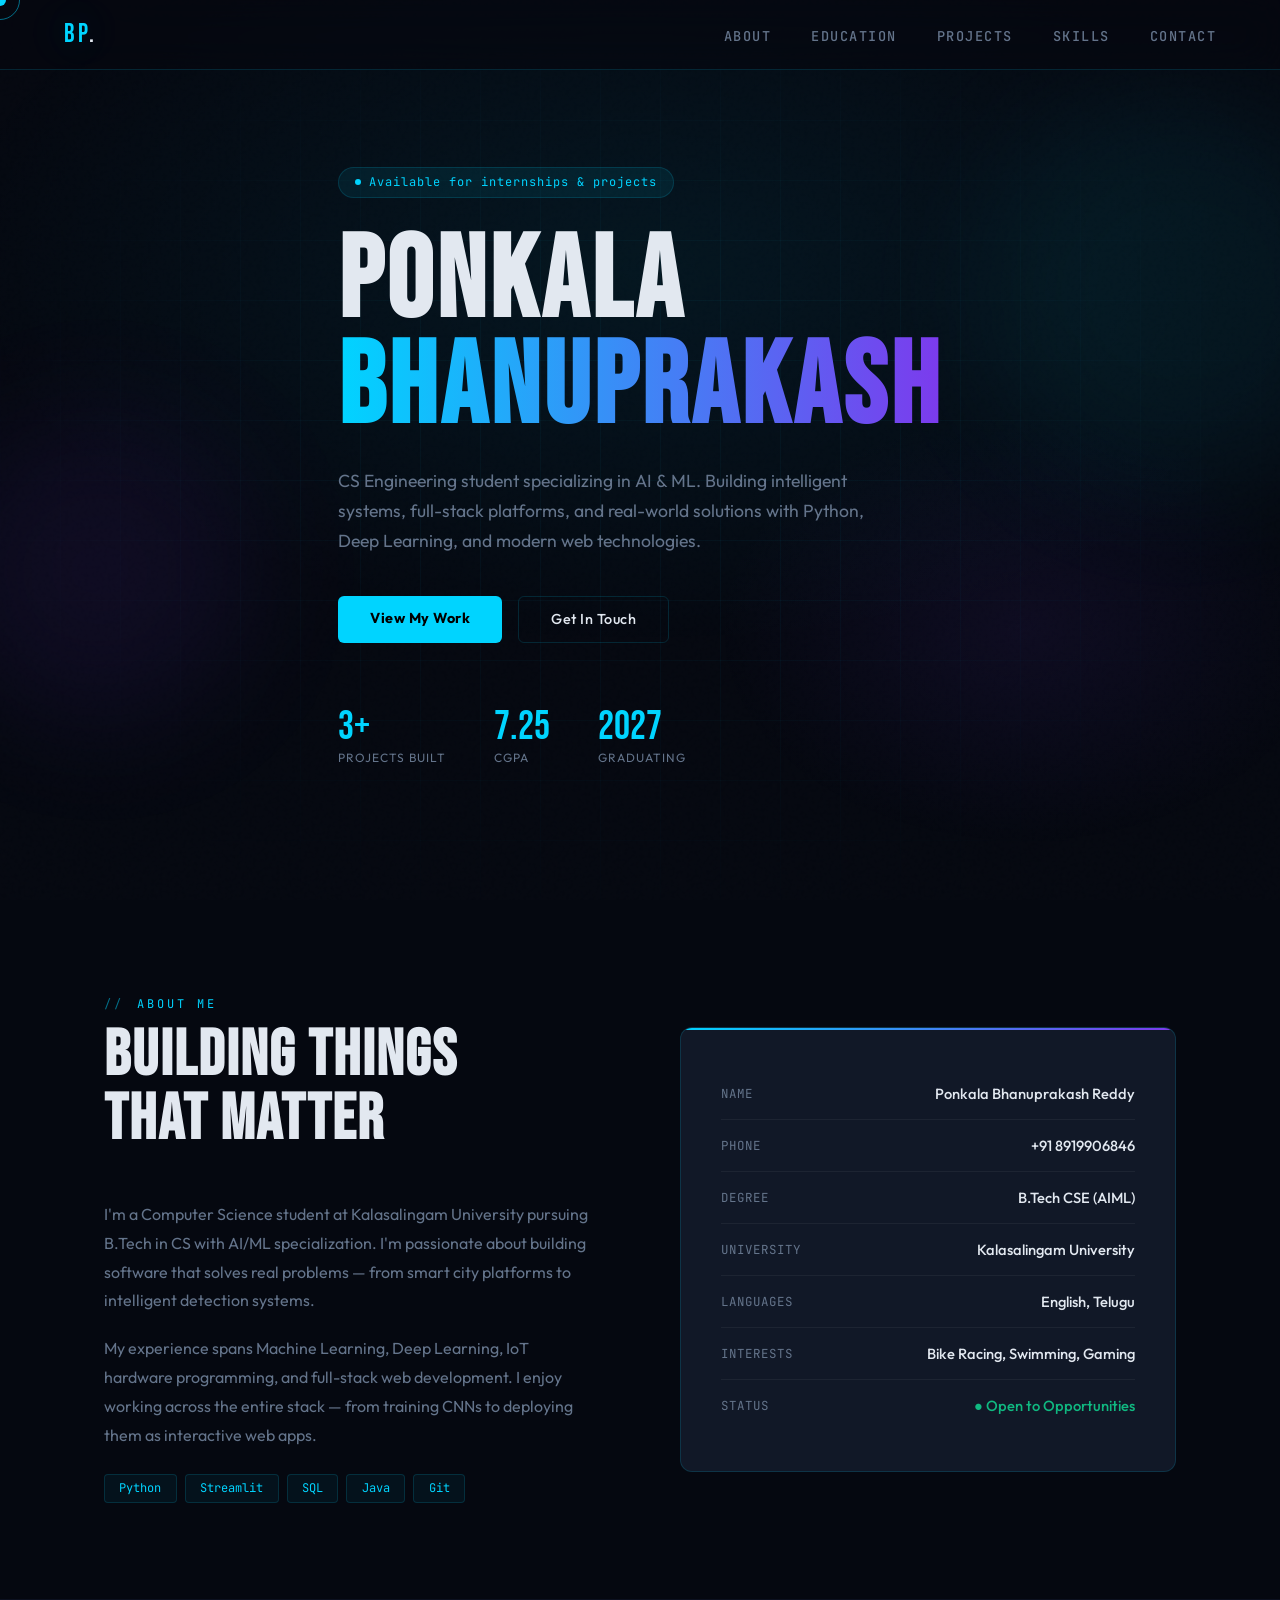
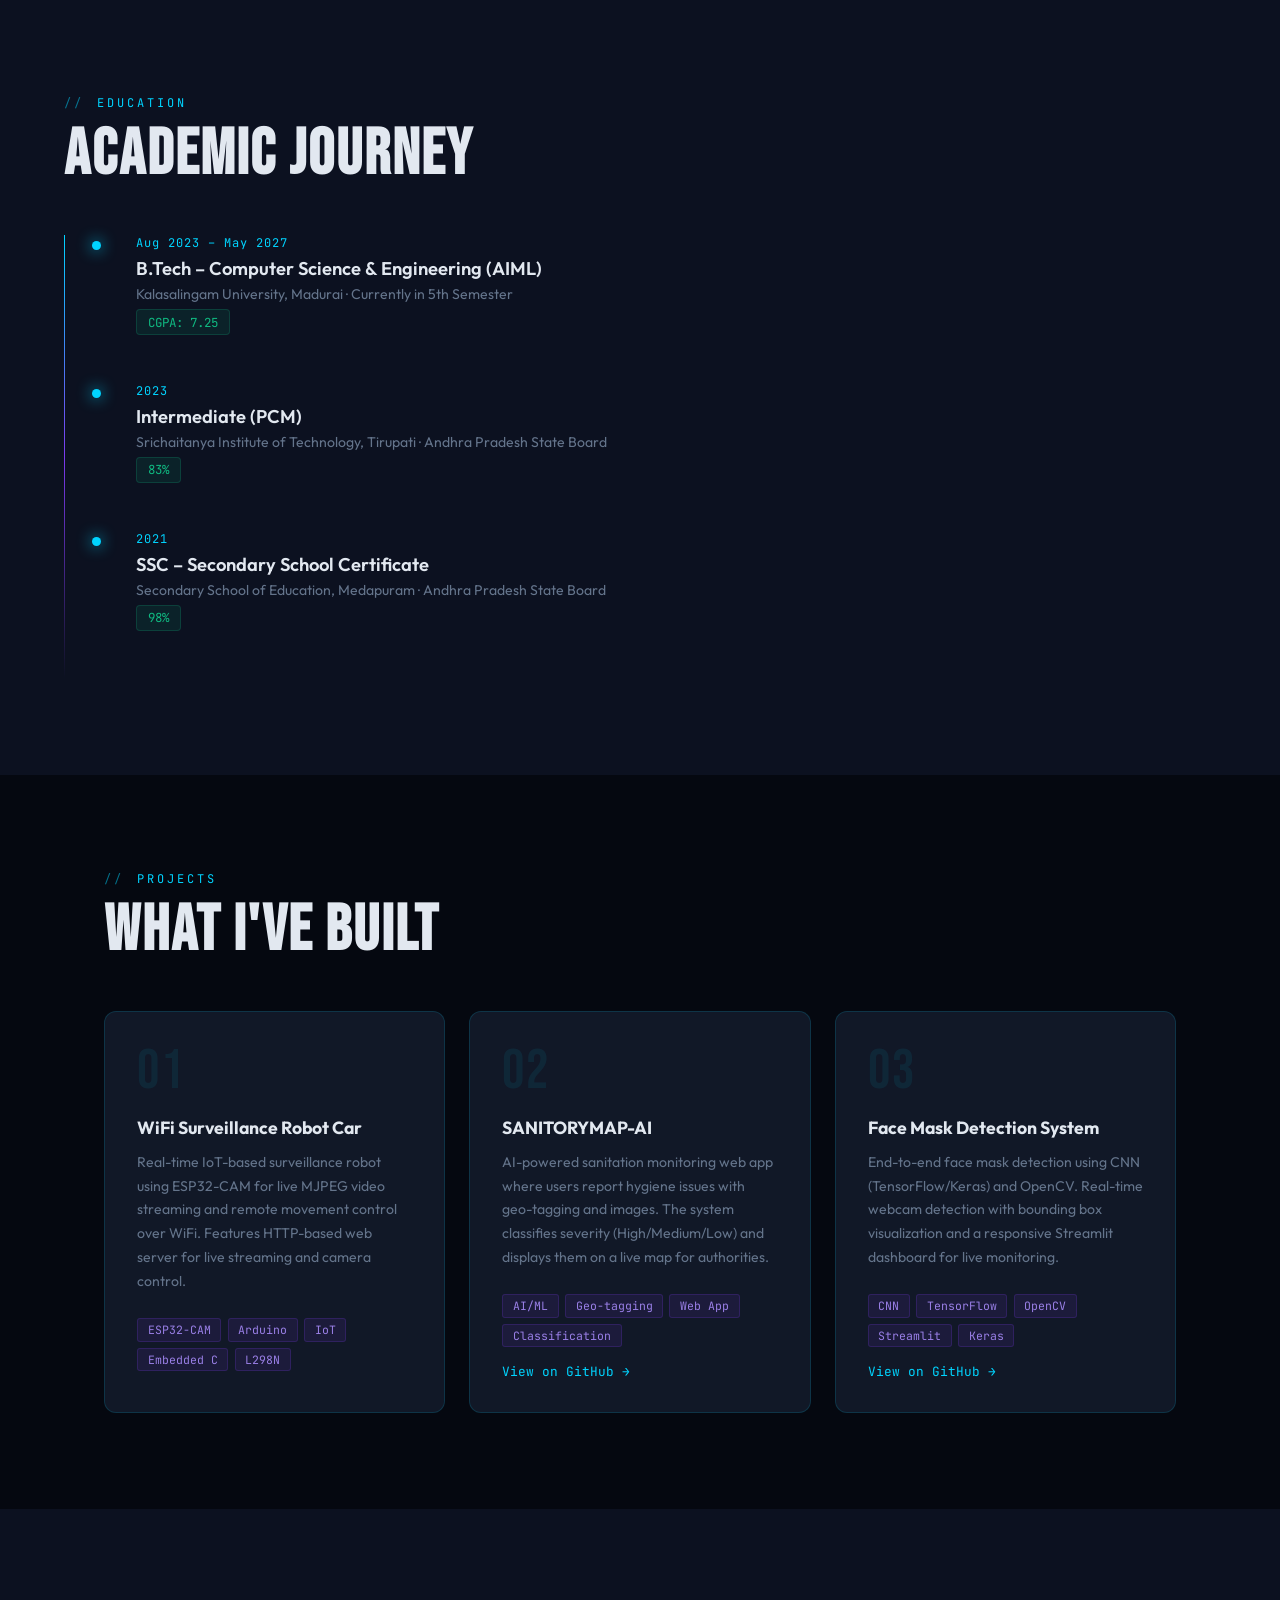
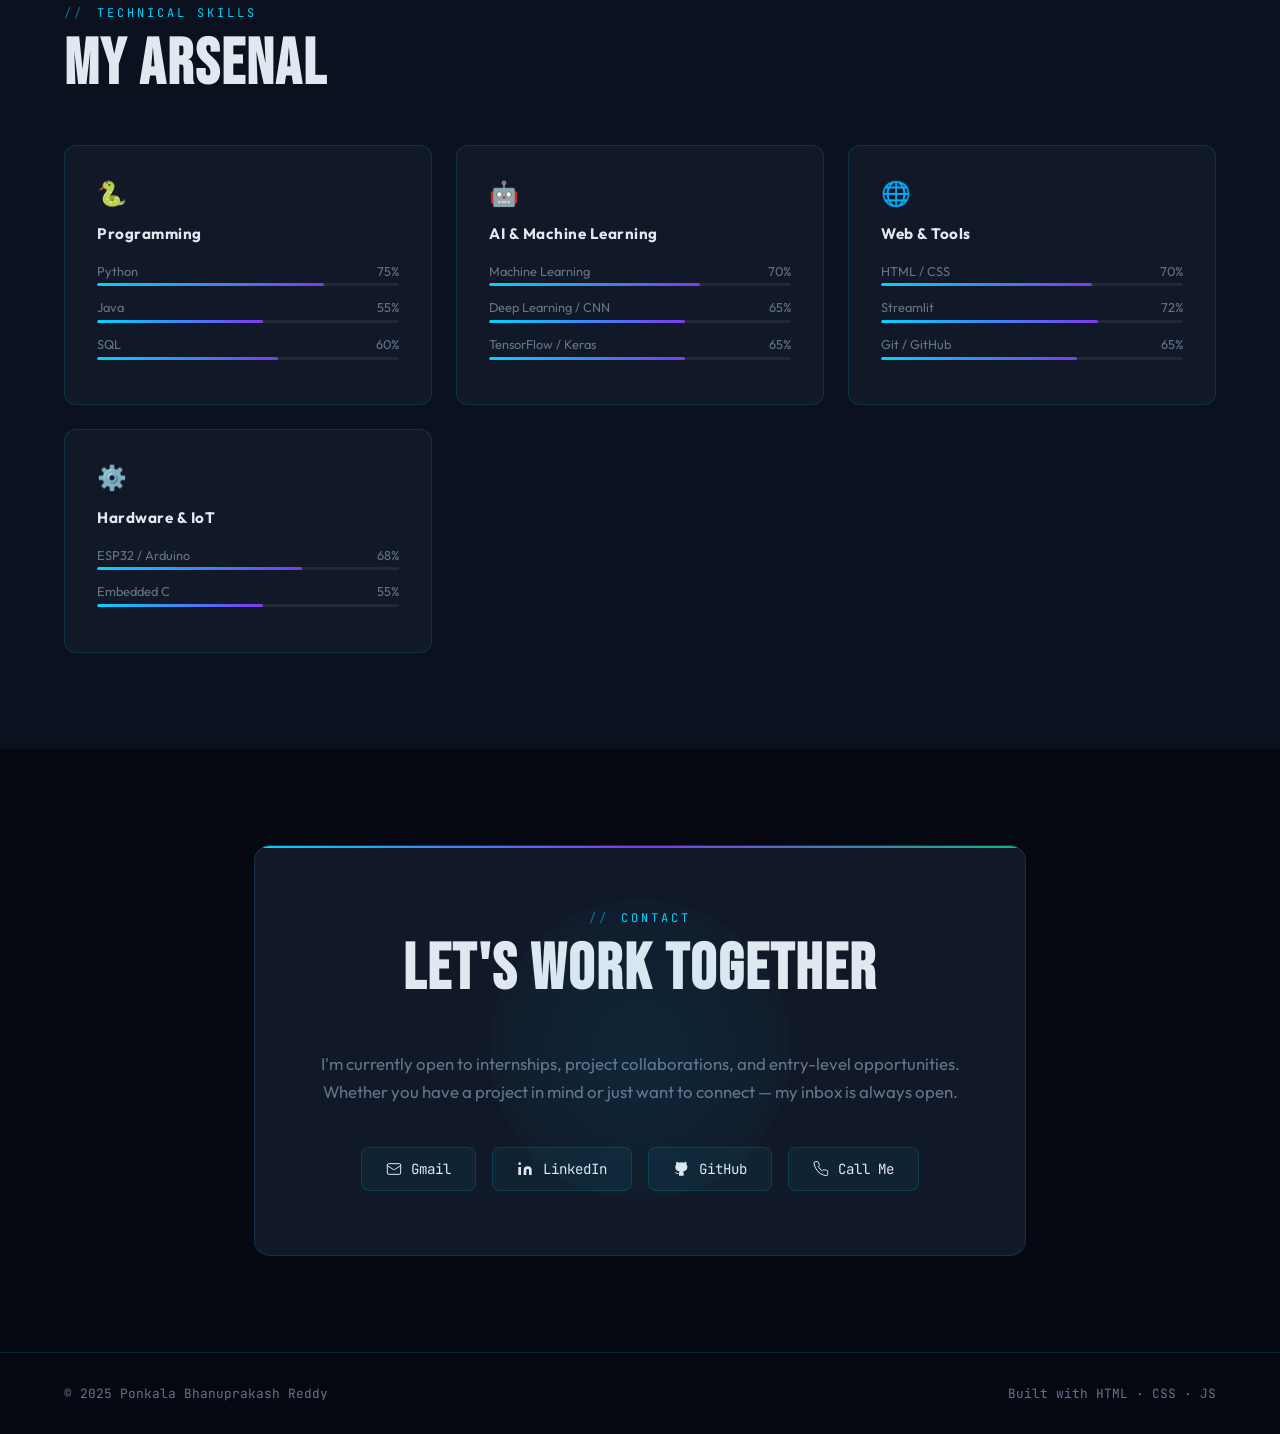
<file: index.html>
<!DOCTYPE html>
<html lang="en">
<head>
<meta charset="UTF-8">
<meta name="viewport" content="width=device-width, initial-scale=1.0">
<title>Bhanu Prakash Reddy | Portfolio</title>
<link href="https://fonts.googleapis.com/css2?family=Bebas+Neue&family=Outfit:wght@300;400;500;600;700&family=JetBrains+Mono:wght@400;500&display=swap" rel="stylesheet">
<style>
  :root {
    --bg: #050810;
    --surface: #0c1120;
    --card: #111827;
    --accent: #00d4ff;
    --accent2: #7c3aed;
    --accent3: #10b981;
    --text: #e2e8f0;
    --muted: #64748b;
    --border: rgba(0,212,255,0.15);
    --glow: 0 0 40px rgba(0,212,255,0.25);
  }

  *, *::before, *::after { box-sizing: border-box; margin: 0; padding: 0; }

  html { scroll-behavior: smooth; }

  body {
    background: var(--bg);
    color: var(--text);
    font-family: 'Outfit', sans-serif;
    overflow-x: hidden;
    cursor: none;
  }

  /* Custom Cursor */
  .cursor {
    position: fixed; width: 12px; height: 12px;
    background: var(--accent); border-radius: 50%;
    pointer-events: none; z-index: 9999;
    transform: translate(-50%, -50%);
    transition: transform 0.1s, width 0.3s, height 0.3s, background 0.3s;
    mix-blend-mode: screen;
  }
  .cursor-ring {
    position: fixed; width: 40px; height: 40px;
    border: 1.5px solid rgba(0,212,255,0.5); border-radius: 50%;
    pointer-events: none; z-index: 9998;
    transform: translate(-50%, -50%);
    transition: transform 0.25s ease, width 0.3s, height 0.3s;
  }
  body:has(a:hover) .cursor, body:has(button:hover) .cursor { width: 20px; height: 20px; background: var(--accent2); }

  /* Noise Overlay */
  body::before {
    content: ''; position: fixed; inset: 0;
    background-image: url("data:image/svg+xml,%3Csvg viewBox='0 0 256 256' xmlns='http://www.w3.org/2000/svg'%3E%3Cfilter id='noise'%3E%3CfeTurbulence type='fractalNoise' baseFrequency='0.9' numOctaves='4' stitchTiles='stitch'/%3E%3C/filter%3E%3Crect width='100%25' height='100%25' filter='url(%23noise)' opacity='0.04'/%3E%3C/svg%3E");
    pointer-events: none; z-index: 1; opacity: 0.4;
  }

  /* Nav */
  nav {
    position: fixed; top: 0; left: 0; right: 0; z-index: 100;
    display: flex; align-items: center; justify-content: space-between;
    padding: 1.2rem 4rem;
    background: rgba(5,8,16,0.6);
    backdrop-filter: blur(20px);
    border-bottom: 1px solid var(--border);
    animation: slideDown 0.8s ease both;
  }
  @keyframes slideDown { from { transform: translateY(-100%); opacity: 0; } to { transform: translateY(0); opacity: 1; } }

  .nav-logo {
    font-family: 'Bebas Neue', sans-serif;
    font-size: 1.6rem; letter-spacing: 3px; color: var(--accent);
    text-shadow: var(--glow);
  }
  .nav-links { display: flex; gap: 2.5rem; list-style: none; }
  .nav-links a {
    color: var(--muted); text-decoration: none; font-size: 0.85rem;
    letter-spacing: 1.5px; text-transform: uppercase; font-weight: 500;
    transition: color 0.3s; font-family: 'JetBrains Mono', monospace;
  }
  .nav-links a:hover { color: var(--accent); }

  /* Hero */
  #hero {
    min-height: 100vh; display: flex; align-items: center; justify-content: center;
    position: relative; overflow: hidden; padding: 6rem 4rem 4rem;
  }

  .hero-bg {
    position: absolute; inset: 0; z-index: 0;
    background: radial-gradient(ellipse 80% 60% at 50% 30%, rgba(0,212,255,0.07) 0%, transparent 70%),
                radial-gradient(ellipse 40% 40% at 80% 70%, rgba(124,58,237,0.08) 0%, transparent 60%);
  }

  .grid-lines {
    position: absolute; inset: 0; z-index: 0;
    background-image:
      linear-gradient(rgba(0,212,255,0.04) 1px, transparent 1px),
      linear-gradient(90deg, rgba(0,212,255,0.04) 1px, transparent 1px);
    background-size: 60px 60px;
    mask-image: radial-gradient(ellipse at center, black 30%, transparent 80%);
  }

  .hero-content { position: relative; z-index: 2; max-width: 900px; }

  .hero-tag {
    display: inline-flex; align-items: center; gap: 0.5rem;
    background: rgba(0,212,255,0.08); border: 1px solid var(--border);
    padding: 0.4rem 1rem; border-radius: 50px;
    font-family: 'JetBrains Mono', monospace; font-size: 0.75rem; color: var(--accent);
    margin-bottom: 2rem; letter-spacing: 1px;
    animation: fadeUp 0.8s 0.3s ease both;
  }
  .hero-tag::before { content: ''; width: 6px; height: 6px; background: var(--accent); border-radius: 50%; animation: pulse 2s infinite; }
  @keyframes pulse { 0%,100% { opacity: 1; transform: scale(1); } 50% { opacity: 0.4; transform: scale(0.8); } }

  .hero-name {
    font-family: 'Bebas Neue', sans-serif;
    font-size: clamp(3.5rem, 9vw, 8rem);
    line-height: 0.92; letter-spacing: 4px;
    animation: fadeUp 0.8s 0.5s ease both;
  }
  .hero-name .line1 { display: block; color: var(--text); }
  .hero-name .line2 {
    display: block;
    background: linear-gradient(90deg, var(--accent), var(--accent2));
    -webkit-background-clip: text; -webkit-text-fill-color: transparent;
    background-clip: text;
  }

  .hero-desc {
    margin-top: 1.5rem; font-size: 1.1rem; color: var(--muted); line-height: 1.7; max-width: 560px;
    animation: fadeUp 0.8s 0.7s ease both;
  }

  .hero-btns {
    display: flex; gap: 1rem; margin-top: 2.5rem; flex-wrap: wrap;
    animation: fadeUp 0.8s 0.9s ease both;
  }

  .btn-primary {
    padding: 0.85rem 2rem; background: var(--accent); color: #000;
    border: none; border-radius: 6px; font-weight: 700; font-size: 0.9rem;
    cursor: pointer; text-decoration: none; letter-spacing: 0.5px;
    transition: transform 0.2s, box-shadow 0.2s;
    font-family: 'Outfit', sans-serif;
  }
  .btn-primary:hover { transform: translateY(-2px); box-shadow: 0 8px 30px rgba(0,212,255,0.4); }

  .btn-outline {
    padding: 0.85rem 2rem; background: transparent; color: var(--text);
    border: 1px solid var(--border); border-radius: 6px; font-weight: 500; font-size: 0.9rem;
    cursor: pointer; text-decoration: none; letter-spacing: 0.5px;
    transition: border-color 0.2s, color 0.2s, transform 0.2s;
    font-family: 'Outfit', sans-serif;
  }
  .btn-outline:hover { border-color: var(--accent); color: var(--accent); transform: translateY(-2px); }

  .hero-stats {
    display: flex; gap: 3rem; margin-top: 4rem;
    animation: fadeUp 0.8s 1.1s ease both;
  }
  .stat-num {
    font-family: 'Bebas Neue', sans-serif; font-size: 2.5rem; color: var(--accent); line-height: 1;
  }
  .stat-label { font-size: 0.75rem; color: var(--muted); letter-spacing: 1px; text-transform: uppercase; margin-top: 0.2rem; }

  /* Floating orbs */
  .orb {
    position: absolute; border-radius: 50%; filter: blur(60px); pointer-events: none; z-index: 0;
  }
  .orb1 { width: 400px; height: 400px; background: rgba(0,212,255,0.06); right: -100px; top: 10%; animation: float1 8s ease-in-out infinite; }
  .orb2 { width: 300px; height: 300px; background: rgba(124,58,237,0.08); left: -50px; bottom: 20%; animation: float2 10s ease-in-out infinite; }
  @keyframes float1 { 0%,100% { transform: translateY(0) scale(1); } 50% { transform: translateY(-30px) scale(1.05); } }
  @keyframes float2 { 0%,100% { transform: translateY(0) rotate(0); } 50% { transform: translateY(20px) rotate(10deg); } }

  @keyframes fadeUp { from { opacity: 0; transform: translateY(30px); } to { opacity: 1; transform: translateY(0); } }

  /* Sections */
  section { padding: 6rem 4rem; position: relative; z-index: 2; }

  .section-label {
    font-family: 'JetBrains Mono', monospace; font-size: 0.75rem;
    color: var(--accent); letter-spacing: 3px; text-transform: uppercase;
    margin-bottom: 0.75rem; display: flex; align-items: center; gap: 0.8rem;
  }
  .section-label::before { content: '//'; opacity: 0.5; }

  .section-title {
    font-family: 'Bebas Neue', sans-serif; font-size: clamp(2.5rem, 5vw, 4rem);
    letter-spacing: 2px; line-height: 1; margin-bottom: 3rem;
  }

  /* About */
  #about { max-width: 1200px; margin: 0 auto; }
  .about-grid { display: grid; grid-template-columns: 1fr 1fr; gap: 5rem; align-items: center; }
  .about-text p { color: var(--muted); line-height: 1.8; margin-bottom: 1.2rem; font-size: 1rem; }

  .skills-grid { display: flex; flex-wrap: wrap; gap: 0.5rem; margin-top: 1.5rem; }
  .skill-pill {
    padding: 0.35rem 0.9rem; border: 1px solid var(--border); border-radius: 4px;
    font-family: 'JetBrains Mono', monospace; font-size: 0.75rem; color: var(--accent);
    background: rgba(0,212,255,0.05); transition: background 0.2s, border-color 0.2s;
  }
  .skill-pill:hover { background: rgba(0,212,255,0.12); border-color: var(--accent); }

  .about-card {
    background: var(--card); border: 1px solid var(--border); border-radius: 12px;
    padding: 2.5rem; position: relative; overflow: hidden;
  }
  .about-card::before {
    content: ''; position: absolute; top: 0; left: 0; right: 0; height: 2px;
    background: linear-gradient(90deg, var(--accent), var(--accent2));
  }

  .info-row { display: flex; justify-content: space-between; align-items: center; padding: 1rem 0; border-bottom: 1px solid rgba(255,255,255,0.05); }
  .info-row:last-child { border-bottom: none; }
  .info-label { font-size: 0.78rem; color: var(--muted); letter-spacing: 1px; text-transform: uppercase; font-family: 'JetBrains Mono', monospace; }
  .info-val { font-size: 0.92rem; color: var(--text); font-weight: 500; }

  /* Education */
  #education { background: var(--surface); }
  .edu-inner { max-width: 1200px; margin: 0 auto; }

  .timeline { position: relative; padding-left: 2rem; }
  .timeline::before { content: ''; position: absolute; left: 0; top: 0; bottom: 0; width: 1px; background: linear-gradient(180deg, var(--accent), var(--accent2), transparent); }

  .timeline-item {
    position: relative; padding: 0 0 3rem 2.5rem;
    opacity: 0; transform: translateX(-20px);
    transition: opacity 0.6s, transform 0.6s;
  }
  .timeline-item.visible { opacity: 1; transform: translateX(0); }
  .timeline-item::before {
    content: ''; position: absolute; left: -4.5px; top: 6px;
    width: 9px; height: 9px; border-radius: 50%;
    background: var(--accent); box-shadow: 0 0 15px var(--accent);
  }

  .timeline-year {
    font-family: 'JetBrains Mono', monospace; font-size: 0.75rem;
    color: var(--accent); letter-spacing: 1px; margin-bottom: 0.4rem;
  }
  .timeline-title { font-size: 1.15rem; font-weight: 600; margin-bottom: 0.3rem; }
  .timeline-sub { color: var(--muted); font-size: 0.88rem; margin-bottom: 0.4rem; }
  .timeline-score {
    display: inline-block; background: rgba(16,185,129,0.1); color: var(--accent3);
    border: 1px solid rgba(16,185,129,0.2); padding: 0.2rem 0.7rem;
    border-radius: 4px; font-size: 0.78rem; font-family: 'JetBrains Mono', monospace;
  }

  /* Projects */
  #projects { max-width: 1200px; margin: 0 auto; }
  .projects-grid { display: grid; grid-template-columns: repeat(auto-fit, minmax(340px, 1fr)); gap: 1.5rem; }

  .project-card {
    background: var(--card); border: 1px solid var(--border); border-radius: 12px;
    padding: 2rem; position: relative; overflow: hidden;
    transition: transform 0.3s, border-color 0.3s, box-shadow 0.3s;
    opacity: 0; transform: translateY(30px);
  }
  .project-card.visible { opacity: 1; transform: translateY(0); }
  .project-card:hover { transform: translateY(-6px); border-color: var(--accent); box-shadow: 0 20px 60px rgba(0,212,255,0.1); }

  .project-card::after {
    content: ''; position: absolute; inset: 0; opacity: 0;
    background: radial-gradient(circle at var(--mx,50%) var(--my,50%), rgba(0,212,255,0.06), transparent 60%);
    transition: opacity 0.3s; pointer-events: none;
  }
  .project-card:hover::after { opacity: 1; }

  .project-num {
    font-family: 'Bebas Neue', sans-serif; font-size: 3.5rem; color: rgba(0,212,255,0.08);
    line-height: 1; margin-bottom: 1rem; letter-spacing: 2px;
  }
  .project-title { font-size: 1.1rem; font-weight: 700; margin-bottom: 0.75rem; }
  .project-desc { color: var(--muted); font-size: 0.88rem; line-height: 1.7; margin-bottom: 1.5rem; }
  .project-tags { display: flex; flex-wrap: wrap; gap: 0.4rem; }
  .tag {
    padding: 0.2rem 0.6rem; background: rgba(124,58,237,0.1); color: rgba(167,139,250,0.9);
    border: 1px solid rgba(124,58,237,0.2); border-radius: 3px;
    font-size: 0.72rem; font-family: 'JetBrains Mono', monospace;
  }
  .project-link {
    display: inline-flex; align-items: center; gap: 0.4rem; margin-top: 1rem;
    color: var(--accent); font-size: 0.8rem; text-decoration: none; font-family: 'JetBrains Mono', monospace;
    transition: gap 0.2s;
  }
  .project-link:hover { gap: 0.7rem; }

  /* Skills Section */
  #skills { background: var(--surface); }
  .skills-inner { max-width: 1200px; margin: 0 auto; }
  .skills-categories { display: grid; grid-template-columns: repeat(auto-fit, minmax(280px, 1fr)); gap: 1.5rem; }

  .skill-cat {
    background: var(--card); border: 1px solid var(--border); border-radius: 12px;
    padding: 2rem; transition: border-color 0.3s;
    opacity: 0; transform: translateY(20px);
  }
  .skill-cat.visible { opacity: 1; transform: translateY(0); }
  .skill-cat:hover { border-color: rgba(0,212,255,0.3); }

  .cat-icon { font-size: 1.5rem; margin-bottom: 1rem; }
  .cat-title { font-weight: 700; font-size: 0.95rem; margin-bottom: 1.2rem; letter-spacing: 0.5px; }
  .skill-bar-wrap { margin-bottom: 0.8rem; }
  .skill-bar-label { display: flex; justify-content: space-between; font-size: 0.8rem; color: var(--muted); margin-bottom: 0.3rem; }
  .skill-bar { height: 3px; background: rgba(255,255,255,0.07); border-radius: 2px; overflow: hidden; }
  .skill-bar-fill {
    height: 100%; border-radius: 2px;
    background: linear-gradient(90deg, var(--accent), var(--accent2));
    width: 0; transition: width 1.2s cubic-bezier(0.4,0,0.2,1);
  }
  .skill-bar-fill.animate { width: var(--w); }

  /* Contact */
  #contact { max-width: 900px; margin: 0 auto; text-align: center; }
  .contact-card {
    background: var(--card); border: 1px solid var(--border); border-radius: 16px;
    padding: 4rem 3rem; position: relative; overflow: hidden;
  }
  .contact-card::before {
    content: ''; position: absolute; top: 0; left: 0; right: 0; height: 2px;
    background: linear-gradient(90deg, var(--accent), var(--accent2), var(--accent3));
  }
  .contact-glow {
    position: absolute; width: 300px; height: 300px; border-radius: 50%;
    background: radial-gradient(circle, rgba(0,212,255,0.08), transparent);
    top: 50%; left: 50%; transform: translate(-50%, -50%);
    pointer-events: none;
  }
  .contact-desc { color: var(--muted); margin: 1rem 0 2.5rem; font-size: 1.05rem; line-height: 1.7; }
  .contact-links { display: flex; gap: 1rem; justify-content: center; flex-wrap: wrap; }
  .contact-link {
    display: flex; align-items: center; gap: 0.6rem;
    padding: 0.75rem 1.5rem; background: rgba(0,212,255,0.06);
    border: 1px solid var(--border); border-radius: 8px;
    color: var(--text); text-decoration: none; font-size: 0.88rem;
    transition: border-color 0.2s, background 0.2s, transform 0.2s;
    font-family: 'JetBrains Mono', monospace;
  }
  .contact-link:hover { border-color: var(--accent); background: rgba(0,212,255,0.1); transform: translateY(-3px); }

  /* Footer */
  footer {
    border-top: 1px solid var(--border); padding: 2rem 4rem;
    display: flex; align-items: center; justify-content: space-between;
    color: var(--muted); font-size: 0.8rem; font-family: 'JetBrains Mono', monospace;
    position: relative; z-index: 2;
  }

  /* Scroll progress */
  .scroll-bar {
    position: fixed; top: 0; left: 0; height: 2px; z-index: 200;
    background: linear-gradient(90deg, var(--accent), var(--accent2));
    transition: width 0.1s;
  }

  /* Loader */
  #loader {
    position: fixed; inset: 0; background: var(--bg); z-index: 1000;
    display: flex; align-items: center; justify-content: center; flex-direction: column; gap: 1.5rem;
  }
  .loader-name {
    font-family: 'Bebas Neue', sans-serif; font-size: 3rem; letter-spacing: 8px;
    background: linear-gradient(90deg, var(--accent), var(--accent2));
    -webkit-background-clip: text; -webkit-text-fill-color: transparent; background-clip: text;
    animation: glitch 2s ease-in-out;
  }
  .loader-bar-wrap { width: 200px; height: 2px; background: rgba(255,255,255,0.1); border-radius: 2px; overflow: hidden; }
  .loader-bar { height: 100%; background: linear-gradient(90deg, var(--accent), var(--accent2)); width: 0; animation: loadBar 1.8s ease both; }
  @keyframes loadBar { to { width: 100%; } }
  @keyframes glitch {
    0%,100% { opacity: 1; }
    20% { opacity: 0.8; transform: translateX(-2px); }
    40% { opacity: 1; transform: translateX(2px); }
    60% { opacity: 0.9; transform: translateX(-1px); }
  }

  /* Responsive */
  @media (max-width: 768px) {
    nav { padding: 1rem 1.5rem; }
    .nav-links { display: none; }
    section { padding: 4rem 1.5rem; }
    #hero { padding: 6rem 1.5rem 3rem; }
    .about-grid { grid-template-columns: 1fr; gap: 2rem; }
    .hero-stats { gap: 1.5rem; }
    footer { flex-direction: column; gap: 1rem; text-align: center; }
  }
</style>
</head>
<body>

<!-- Loader -->
<div id="loader">
  <div class="loader-name">BHANU</div>
  <div class="loader-bar-wrap"><div class="loader-bar"></div></div>
</div>

<!-- Cursor -->
<div class="cursor" id="cursor"></div>
<div class="cursor-ring" id="cursorRing"></div>

<!-- Scroll Progress -->
<div class="scroll-bar" id="scrollBar"></div>

<!-- Nav -->
<nav>
  <div class="nav-logo">BP<span style="color:var(--text);">.</span></div>
  <ul class="nav-links">
    <li><a href="#about">About</a></li>
    <li><a href="#education">Education</a></li>
    <li><a href="#projects">Projects</a></li>
    <li><a href="#skills">Skills</a></li>
    <li><a href="#contact">Contact</a></li>
  </ul>
</nav>

<!-- Hero -->
<section id="hero">
  <div class="hero-bg"></div>
  <div class="grid-lines"></div>
  <div class="orb orb1"></div>
  <div class="orb orb2"></div>

  <div class="hero-content">
    <div class="hero-tag">Available for internships &amp; projects</div>
    <h1 class="hero-name">
      <span class="line1">PONKALA</span>
      <span class="line2">BHANUPRAKASH</span>
    </h1>
    <p class="hero-desc">
      CS Engineering student specializing in AI &amp; ML. Building intelligent systems, full-stack platforms, and real-world solutions with Python, Deep Learning, and modern web technologies.
    </p>
    <div class="hero-btns">
      <a href="#projects" class="btn-primary">View My Work</a>
      <a href="#contact" class="btn-outline">Get In Touch</a>
    </div>
    <div class="hero-stats">
      <div>
        <div class="stat-num">3+</div>
        <div class="stat-label">Projects Built</div>
      </div>
      <div>
        <div class="stat-num">7.25</div>
        <div class="stat-label">CGPA</div>
      </div>
      <div>
        <div class="stat-num">2027</div>
        <div class="stat-label">Graduating</div>
      </div>
    </div>
  </div>
</section>

<!-- About -->
<section id="about">
  <div class="about-grid">
    <div class="about-text">
      <div class="section-label">About Me</div>
      <h2 class="section-title">Building Things<br>That Matter</h2>
      <p>I'm a Computer Science student at Kalasalingam University pursuing B.Tech in CS with AI/ML specialization. I'm passionate about building software that solves real problems — from smart city platforms to intelligent detection systems.</p>
      <p>My experience spans Machine Learning, Deep Learning, IoT hardware programming, and full-stack web development. I enjoy working across the entire stack — from training CNNs to deploying them as interactive web apps.</p>
      <div class="skills-grid">
        <span class="skill-pill">Python</span>
        <span class="skill-pill">Streamlit</span>
        <span class="skill-pill">SQL</span>
        <span class="skill-pill">Java</span>
        <span class="skill-pill">Git</span>
      </div>
    </div>
    <div class="about-card">
      <div class="info-row">
        <span class="info-label">Name</span>
        <span class="info-val">Ponkala Bhanuprakash Reddy</span>
      </div>
      <div class="info-row">
        <span class="info-label">Phone</span>
        <span class="info-val">+91 8919906846</span>
      </div>
      <div class="info-row">
        <span class="info-label">Degree</span>
        <span class="info-val">B.Tech CSE (AIML)</span>
      </div>
      <div class="info-row">
        <span class="info-label">University</span>
        <span class="info-val">Kalasalingam University</span>
      </div>
      <div class="info-row">
        <span class="info-label">Languages</span>
        <span class="info-val">English, Telugu</span>
      </div>
      <div class="info-row">
        <span class="info-label">Interests</span>
        <span class="info-val">Bike Racing, Swimming, Gaming</span>
      </div>
      <div class="info-row">
        <span class="info-label">Status</span>
        <span class="info-val" style="color:var(--accent3);">● Open to Opportunities</span>
      </div>
    </div>
  </div>
</section>

<!-- Education -->
<section id="education">
  <div class="edu-inner">
    <div class="section-label">Education</div>
    <h2 class="section-title">Academic Journey</h2>
    <div class="timeline">
      <div class="timeline-item">
        <div class="timeline-year">Aug 2023 – May 2027</div>
        <div class="timeline-title">B.Tech – Computer Science &amp; Engineering (AIML)</div>
        <div class="timeline-sub">Kalasalingam University, Madurai · Currently in 5th Semester</div>
        <span class="timeline-score">CGPA: 7.25</span>
      </div>
      <div class="timeline-item">
        <div class="timeline-year">2023</div>
        <div class="timeline-title">Intermediate (PCM)</div>
        <div class="timeline-sub">Srichaitanya Institute of Technology, Tirupati · Andhra Pradesh State Board</div>
        <span class="timeline-score">83%</span>
      </div>
      <div class="timeline-item">
        <div class="timeline-year">2021</div>
        <div class="timeline-title">SSC – Secondary School Certificate</div>
        <div class="timeline-sub">Secondary School of Education, Medapuram · Andhra Pradesh State Board</div>
        <span class="timeline-score">98%</span>
      </div>
    </div>
  </div>
</section>

<!-- Projects -->
<section id="projects">
  <div class="section-label">Projects</div>
  <h2 class="section-title">What I've Built</h2>
  <div class="projects-grid">

    <div class="project-card">
      <div class="project-num">01</div>
      <div class="project-title">WiFi Surveillance Robot Car</div>
      <div class="project-desc">Real-time IoT-based surveillance robot using ESP32-CAM for live MJPEG video streaming and remote movement control over WiFi. Features HTTP-based web server for live streaming and camera control.</div>
      <div class="project-tags">
        <span class="tag">ESP32-CAM</span>
        <span class="tag">Arduino</span>
        <span class="tag">IoT</span>
        <span class="tag">Embedded C</span>
        <span class="tag">L298N</span>
      </div>
    </div>

    <div class="project-card">
      <div class="project-num">02</div>
      <div class="project-title">SANITORYMAP-AI</div>
      <div class="project-desc">AI-powered sanitation monitoring web app where users report hygiene issues with geo-tagging and images. The system classifies severity (High/Medium/Low) and displays them on a live map for authorities.</div>
      <div class="project-tags">
        <span class="tag">AI/ML</span>
        <span class="tag">Geo-tagging</span>
        <span class="tag">Web App</span>
        <span class="tag">Classification</span>
      </div>
      <a href="https://github.com/bhanu-123bhanu" class="project-link">View on GitHub →</a>
    </div>

    <div class="project-card">
      <div class="project-num">03</div>
      <div class="project-title">Face Mask Detection System</div>
      <div class="project-desc">End-to-end face mask detection using CNN (TensorFlow/Keras) and OpenCV. Real-time webcam detection with bounding box visualization and a responsive Streamlit dashboard for live monitoring.</div>
      <div class="project-tags">
        <span class="tag">CNN</span>
        <span class="tag">TensorFlow</span>
        <span class="tag">OpenCV</span>
        <span class="tag">Streamlit</span>
        <span class="tag">Keras</span>
      </div>
      <a href="https://github.com/bhanu-123bhanu" class="project-link">View on GitHub →</a>
    </div>

  </div>
</section>

<!-- Skills -->
<section id="skills">
  <div class="skills-inner">
    <div class="section-label">Technical Skills</div>
    <h2 class="section-title">My Arsenal</h2>
    <div class="skills-categories">

      <div class="skill-cat">
        <div class="cat-icon">🐍</div>
        <div class="cat-title">Programming</div>
        <div class="skill-bar-wrap">
          <div class="skill-bar-label"><span>Python</span><span>75%</span></div>
          <div class="skill-bar"><div class="skill-bar-fill" style="--w:75%"></div></div>
        </div>
        <div class="skill-bar-wrap">
          <div class="skill-bar-label"><span>Java</span><span>55%</span></div>
          <div class="skill-bar"><div class="skill-bar-fill" style="--w:55%"></div></div>
        </div>
        <div class="skill-bar-wrap">
          <div class="skill-bar-label"><span>SQL</span><span>60%</span></div>
          <div class="skill-bar"><div class="skill-bar-fill" style="--w:60%"></div></div>
        </div>
      </div>

      <div class="skill-cat">
        <div class="cat-icon">🤖</div>
        <div class="cat-title">AI &amp; Machine Learning</div>
        <div class="skill-bar-wrap">
          <div class="skill-bar-label"><span>Machine Learning</span><span>70%</span></div>
          <div class="skill-bar"><div class="skill-bar-fill" style="--w:70%"></div></div>
        </div>
        <div class="skill-bar-wrap">
          <div class="skill-bar-label"><span>Deep Learning / CNN</span><span>65%</span></div>
          <div class="skill-bar"><div class="skill-bar-fill" style="--w:65%"></div></div>
        </div>
        <div class="skill-bar-wrap">
          <div class="skill-bar-label"><span>TensorFlow / Keras</span><span>65%</span></div>
          <div class="skill-bar"><div class="skill-bar-fill" style="--w:65%"></div></div>
        </div>
      </div>

      <div class="skill-cat">
        <div class="cat-icon">🌐</div>
        <div class="cat-title">Web &amp; Tools</div>
        <div class="skill-bar-wrap">
          <div class="skill-bar-label"><span>HTML / CSS</span><span>70%</span></div>
          <div class="skill-bar"><div class="skill-bar-fill" style="--w:70%"></div></div>
        </div>
        <div class="skill-bar-wrap">
          <div class="skill-bar-label"><span>Streamlit</span><span>72%</span></div>
          <div class="skill-bar"><div class="skill-bar-fill" style="--w:72%"></div></div>
        </div>
        <div class="skill-bar-wrap">
          <div class="skill-bar-label"><span>Git / GitHub</span><span>65%</span></div>
          <div class="skill-bar"><div class="skill-bar-fill" style="--w:65%"></div></div>
        </div>
      </div>

      <div class="skill-cat">
        <div class="cat-icon">⚙️</div>
        <div class="cat-title">Hardware &amp; IoT</div>
        <div class="skill-bar-wrap">
          <div class="skill-bar-label"><span>ESP32 / Arduino</span><span>68%</span></div>
          <div class="skill-bar"><div class="skill-bar-fill" style="--w:68%"></div></div>
        </div>
        <div class="skill-bar-wrap">
          <div class="skill-bar-label"><span>Embedded C</span><span>55%</span></div>
          <div class="skill-bar"><div class="skill-bar-fill" style="--w:55%"></div></div>
        </div>
       
        </div>
      </div>

    </div>
  </div>
</section>

<!-- Contact -->
<section id="contact">
  <div class="contact-card">
    <div class="contact-glow"></div>
    <div class="section-label" style="justify-content:center">Contact</div>
    <h2 class="section-title">Let's Work Together</h2>
    <p class="contact-desc">I'm currently open to internships, project collaborations, and entry-level opportunities. Whether you have a project in mind or just want to connect — my inbox is always open.</p>
    <div class="contact-links">
      <a class="contact-link" href="mailto:ponkalabhanuprakashreddy@gmail.com">
        <svg width="16" height="16" fill="none" stroke="currentColor" stroke-width="1.5" viewBox="0 0 24 24"><rect x="2" y="4" width="20" height="16" rx="2"/><path d="m22 7-8.97 5.7a1.94 1.94 0 0 1-2.06 0L2 7"/></svg>
        Gmail
      </a>
      <a class="contact-link" href="https://www.linkedin.com/in/Bhanu-ponkala" target="_blank">
        <svg width="16" height="16" fill="currentColor" viewBox="0 0 24 24"><path d="M16 8a6 6 0 0 1 6 6v7h-4v-7a2 2 0 0 0-2-2 2 2 0 0 0-2 2v7h-4v-7a6 6 0 0 1 6-6zM2 9h4v12H2z"/><circle cx="4" cy="4" r="2"/></svg>
        LinkedIn
      </a>
      <a class="contact-link" href="https://github.com/bhanu-123bhanu" target="_blank">
        <svg width="16" height="16" fill="currentColor" viewBox="0 0 24 24"><path d="M9 19c-5 1.5-5-2.5-7-3m14 6v-3.87a3.37 3.37 0 0 0-.94-2.61c3.14-.35 6.44-1.54 6.44-7A5.44 5.44 0 0 0 20 4.77 5.07 5.07 0 0 0 19.91 1S18.73.65 16 2.48a13.38 13.38 0 0 0-7 0C6.27.65 5.09 1 5.09 1A5.07 5.07 0 0 0 5 4.77a5.44 5.44 0 0 0-1.5 3.78c0 5.42 3.3 6.61 6.44 7A3.37 3.37 0 0 0 9 18.13V22"/></svg>
        GitHub
      </a>
      <a class="contact-link" href="tel:+918919906846">
        <svg width="16" height="16" fill="none" stroke="currentColor" stroke-width="1.5" viewBox="0 0 24 24"><path d="M22 16.92v3a2 2 0 0 1-2.18 2 19.79 19.79 0 0 1-8.63-3.07A19.5 19.5 0 0 1 4.69 12 19.79 19.79 0 0 1 1.61 3.37 2 2 0 0 1 3.6 1h3a2 2 0 0 1 2 1.72c.127.96.361 1.903.7 2.81a2 2 0 0 1-.45 2.11L7.91 8.59a16 16 0 0 0 6 6l.95-.95a2 2 0 0 1 2.11-.45c.907.339 1.85.573 2.81.7A2 2 0 0 1 22 16.92z"/></svg>
        Call Me
      </a>
    </div>
  </div>
</section>

<!-- Footer -->
<footer>
  <span>© 2025 Ponkala Bhanuprakash Reddy</span>
  <span>Built with HTML · CSS · JS</span>
</footer>

<script>
  // Loader
  window.addEventListener('load', () => {
    setTimeout(() => {
      const loader = document.getElementById('loader');
      if (loader) {
        loader.style.transition = 'opacity 0.6s ease';
        loader.style.opacity = '0';
        setTimeout(() => loader.style.display = 'none', 600);
      }
    }, 2000);
  });

  // Custom Cursor
  const cursor = document.getElementById('cursor');
  const cursorRing = document.getElementById('cursorRing');
  let cx = 0, cy = 0, rx = 0, ry = 0;
  document.addEventListener('mousemove', e => {
    cx = e.clientX; cy = e.clientY;
    if (cursor) {
      cursor.style.left = cx + 'px'; cursor.style.top = cy + 'px';
    }
  });
  function animRing() {
    rx += (cx - rx) * 0.12; ry += (cy - ry) * 0.12;
    if (cursorRing) {
      cursorRing.style.left = rx + 'px'; cursorRing.style.top = ry + 'px';
    }
    requestAnimationFrame(animRing);
  }
  animRing();

  // Scroll Bar
  window.addEventListener('scroll', () => {
    const pct = window.scrollY / (document.body.scrollHeight - window.innerHeight) * 100;
    const scrollBar = document.getElementById('scrollBar');
    if (scrollBar) {
      scrollBar.style.width = pct + '%';
    }
  });

  // Project card mouse glow
  document.querySelectorAll('.project-card').forEach(card => {
    card.addEventListener('mousemove', e => {
      const r = card.getBoundingClientRect();
      card.style.setProperty('--mx', ((e.clientX - r.left) / r.width * 100) + '%');
      card.style.setProperty('--my', ((e.clientY - r.top) / r.height * 100) + '%');
    });
  });

  // Intersection Observer for animations
  const observer = new IntersectionObserver(entries => {
    entries.forEach((entry, i) => {
      if (entry.isIntersecting) {
        entry.target.style.transitionDelay = (i * 0.1) + 's';
        entry.target.classList.add('visible');
        // Animate skill bars
        entry.target.querySelectorAll('.skill-bar-fill').forEach(bar => {
          setTimeout(() => bar.classList.add('animate'), 300);
        });
        observer.unobserve(entry.target);
      }
    });
  }, { threshold: 0.15 });

  document.querySelectorAll('.timeline-item, .project-card, .skill-cat').forEach(el => observer.observe(el));

  // Skill bars in view
  const barObserver = new IntersectionObserver(entries => {
    entries.forEach(entry => {
      if (entry.isIntersecting) {
        entry.target.querySelectorAll('.skill-bar-fill').forEach(bar => {
          setTimeout(() => bar.classList.add('animate'), 400);
        });
        barObserver.unobserve(entry.target);
      }
    });
  }, { threshold: 0.3 });
  document.querySelectorAll('.skill-cat').forEach(el => barObserver.observe(el));
</script>
</body>
</html>
</file>
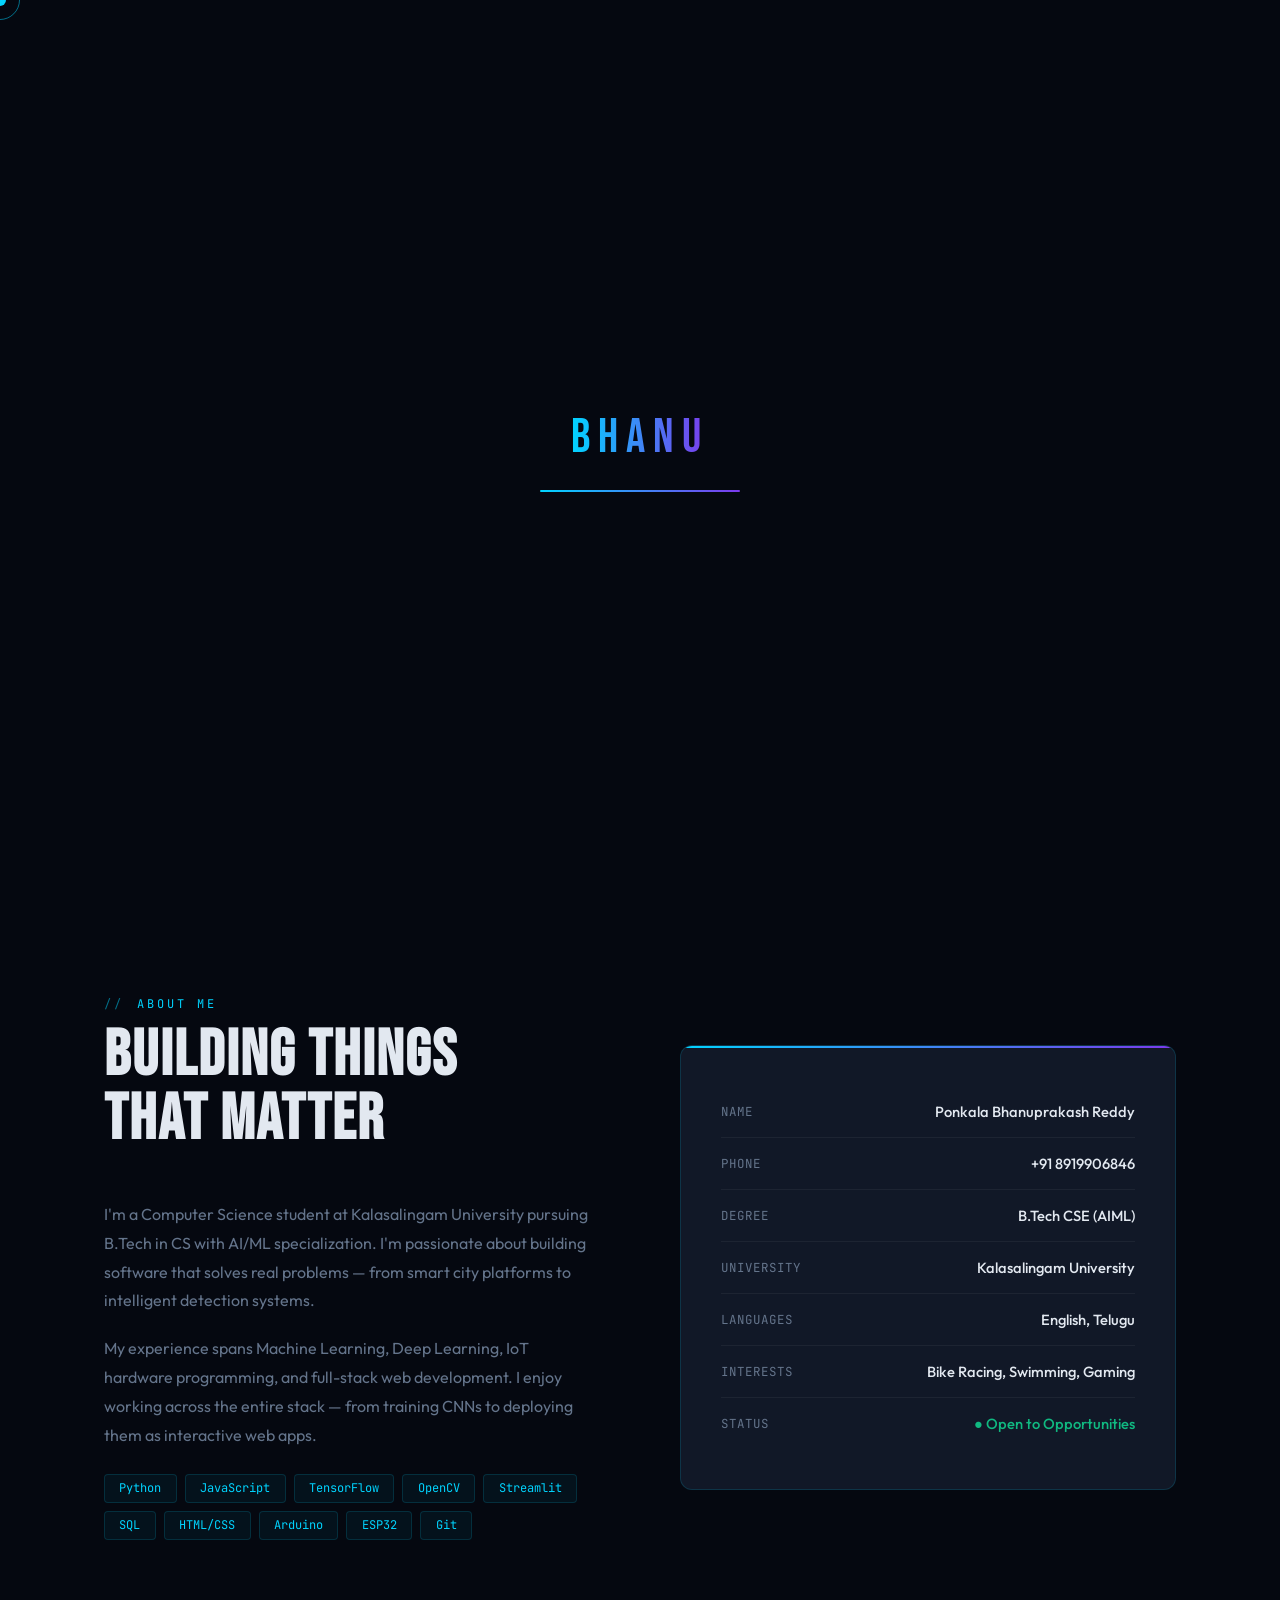
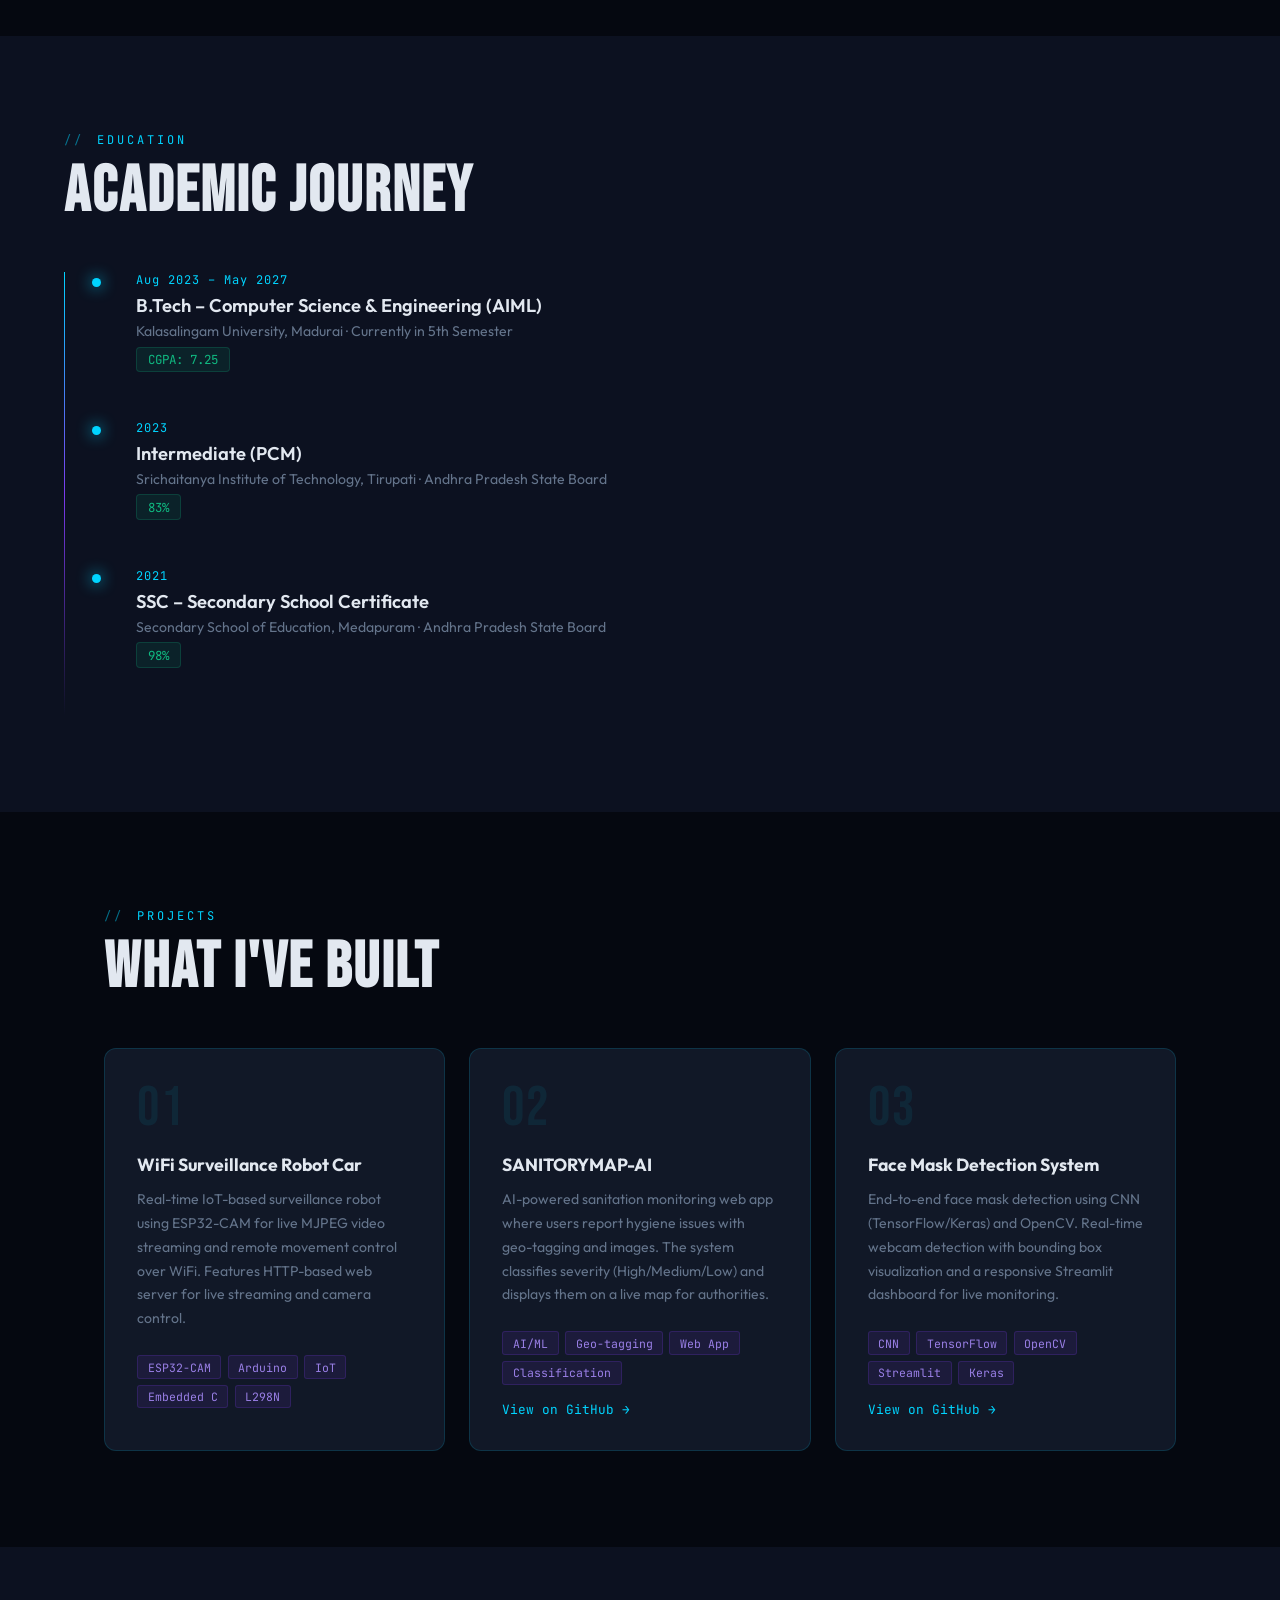
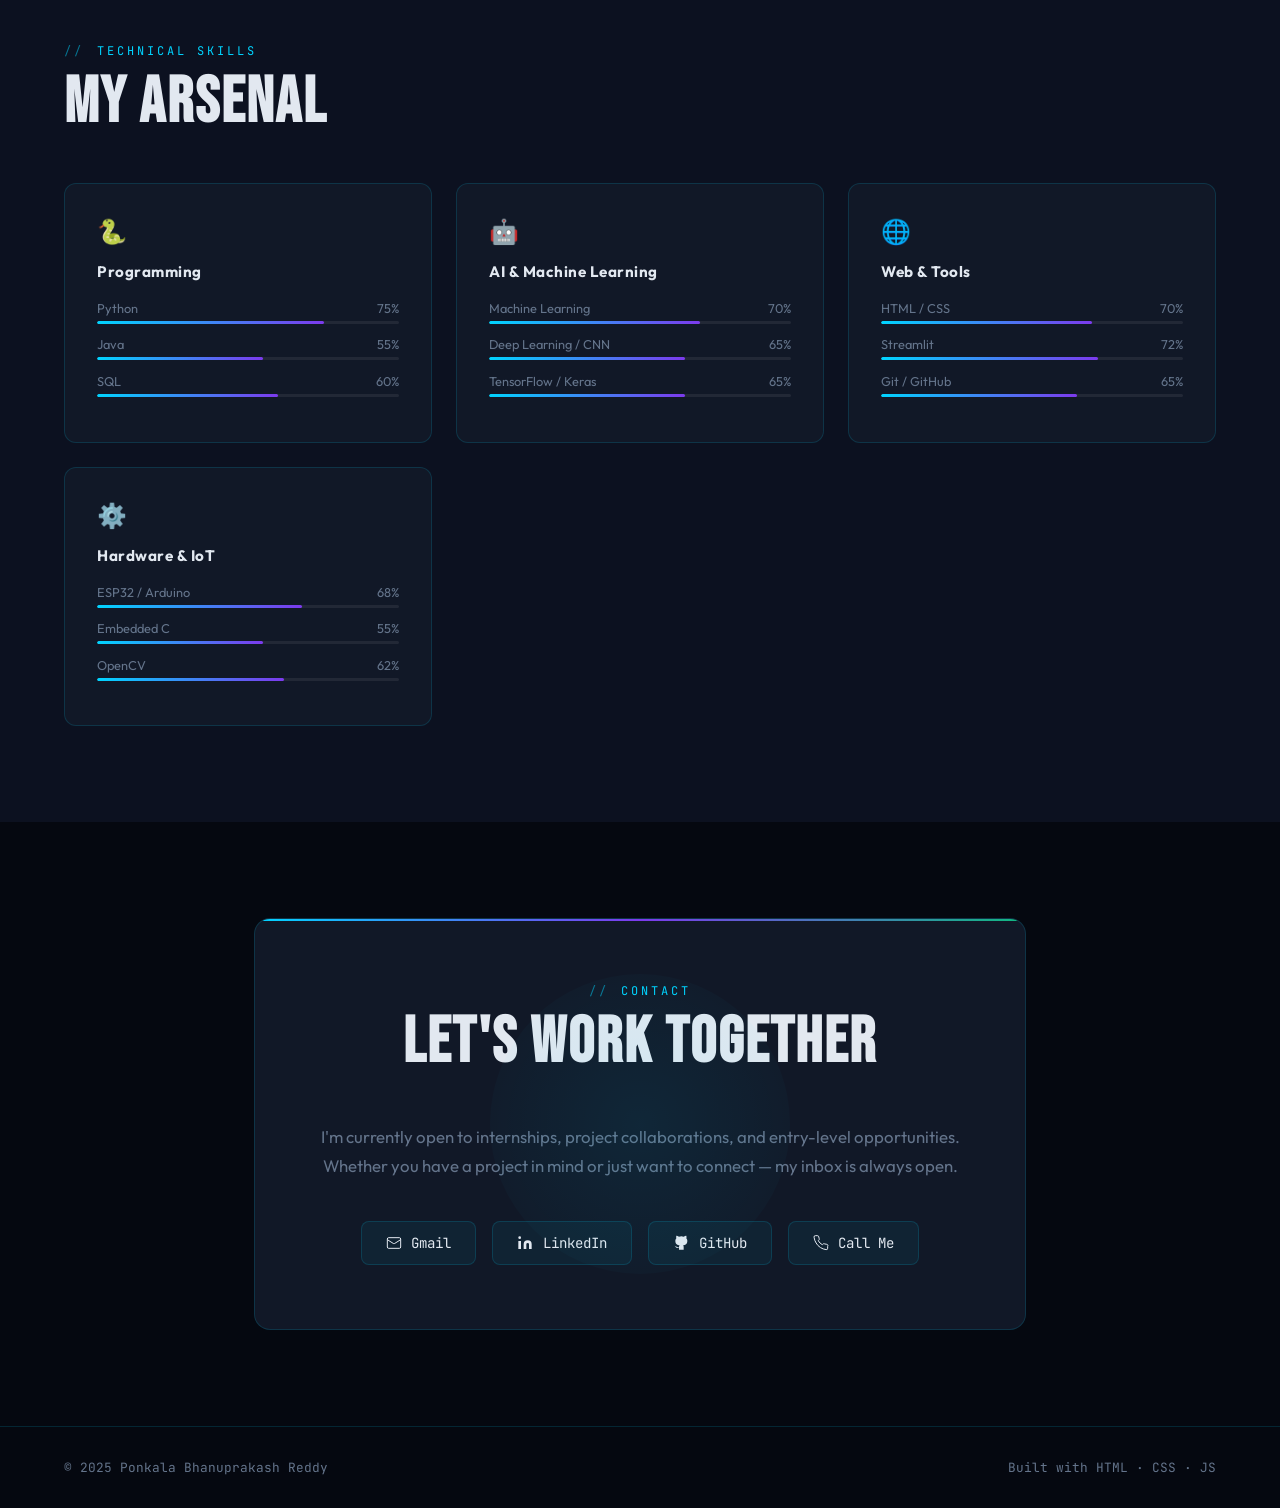
<file: index-new.html>
<!DOCTYPE html>
<html lang="en">
<head>
<meta charset="UTF-8">
<meta name="viewport" content="width=device-width, initial-scale=1.0">
<title>Bhanu Prakash Reddy | Portfolio</title>
<link href="https://fonts.googleapis.com/css2?family=Bebas+Neue&family=Outfit:wght@300;400;500;600;700&family=JetBrains+Mono:wght@400;500&display=swap" rel="stylesheet">
<link rel="stylesheet" href="styles.css">
</head>
<body>

<!-- Loader -->
<div id="loader">
  <div class="loader-name">BHANU</div>
  <div class="loader-bar-wrap"><div class="loader-bar"></div></div>
</div>

<!-- Cursor -->
<div class="cursor" id="cursor"></div>
<div class="cursor-ring" id="cursorRing"></div>

<!-- Scroll Progress -->
<div class="scroll-bar" id="scrollBar"></div>

<!-- Nav -->
<nav>
  <div class="nav-logo">BP<span style="color:var(--text);">.</span></div>
  <ul class="nav-links">
    <li><a href="#about">About</a></li>
    <li><a href="#education">Education</a></li>
    <li><a href="#projects">Projects</a></li>
    <li><a href="#skills">Skills</a></li>
    <li><a href="#contact">Contact</a></li>
  </ul>
</nav>

<!-- Hero -->
<section id="hero">
  <div class="hero-bg"></div>
  <div class="grid-lines"></div>
  <div class="orb orb1"></div>
  <div class="orb orb2"></div>

  <div class="hero-content">
    <div class="hero-tag">Available for internships &amp; projects</div>
    <h1 class="hero-name">
      <span class="line1">PONKALA</span>
      <span class="line2">BHANUPRAKASH</span>
    </h1>
    <p class="hero-desc">
      CS Engineering student specializing in AI &amp; ML. Building intelligent systems, full-stack platforms, and real-world solutions with Python, Deep Learning, and modern web technologies.
    </p>
    <div class="hero-btns">
      <a href="#projects" class="btn-primary">View My Work</a>
      <a href="#contact" class="btn-outline">Get In Touch</a>
    </div>
    <div class="hero-stats">
      <div>
        <div class="stat-num">3+</div>
        <div class="stat-label">Projects Built</div>
      </div>
      <div>
        <div class="stat-num">7.25</div>
        <div class="stat-label">CGPA</div>
      </div>
      <div>
        <div class="stat-num">2027</div>
        <div class="stat-label">Graduating</div>
      </div>
    </div>
  </div>
</section>

<!-- About -->
<section id="about">
  <div class="about-grid">
    <div class="about-text">
      <div class="section-label">About Me</div>
      <h2 class="section-title">Building Things<br>That Matter</h2>
      <p>I'm a Computer Science student at Kalasalingam University pursuing B.Tech in CS with AI/ML specialization. I'm passionate about building software that solves real problems — from smart city platforms to intelligent detection systems.</p>
      <p>My experience spans Machine Learning, Deep Learning, IoT hardware programming, and full-stack web development. I enjoy working across the entire stack — from training CNNs to deploying them as interactive web apps.</p>
      <div class="skills-grid">
        <span class="skill-pill">Python</span>
        <span class="skill-pill">JavaScript</span>
        <span class="skill-pill">TensorFlow</span>
        <span class="skill-pill">OpenCV</span>
        <span class="skill-pill">Streamlit</span>
        <span class="skill-pill">SQL</span>
        <span class="skill-pill">HTML/CSS</span>
        <span class="skill-pill">Arduino</span>
        <span class="skill-pill">ESP32</span>
        <span class="skill-pill">Git</span>
      </div>
    </div>
    <div class="about-card">
      <div class="info-row">
        <span class="info-label">Name</span>
        <span class="info-val">Ponkala Bhanuprakash Reddy</span>
      </div>
      <div class="info-row">
        <span class="info-label">Phone</span>
        <span class="info-val">+91 8919906846</span>
      </div>
      <div class="info-row">
        <span class="info-label">Degree</span>
        <span class="info-val">B.Tech CSE (AIML)</span>
      </div>
      <div class="info-row">
        <span class="info-label">University</span>
        <span class="info-val">Kalasalingam University</span>
      </div>
      <div class="info-row">
        <span class="info-label">Languages</span>
        <span class="info-val">English, Telugu</span>
      </div>
      <div class="info-row">
        <span class="info-label">Interests</span>
        <span class="info-val">Bike Racing, Swimming, Gaming</span>
      </div>
      <div class="info-row">
        <span class="info-label">Status</span>
        <span class="info-val" style="color:var(--accent3);">● Open to Opportunities</span>
      </div>
    </div>
  </div>
</section>

<!-- Education -->
<section id="education">
  <div class="edu-inner">
    <div class="section-label">Education</div>
    <h2 class="section-title">Academic Journey</h2>
    <div class="timeline">
      <div class="timeline-item">
        <div class="timeline-year">Aug 2023 – May 2027</div>
        <div class="timeline-title">B.Tech – Computer Science &amp; Engineering (AIML)</div>
        <div class="timeline-sub">Kalasalingam University, Madurai · Currently in 5th Semester</div>
        <span class="timeline-score">CGPA: 7.25</span>
      </div>
      <div class="timeline-item">
        <div class="timeline-year">2023</div>
        <div class="timeline-title">Intermediate (PCM)</div>
        <div class="timeline-sub">Srichaitanya Institute of Technology, Tirupati · Andhra Pradesh State Board</div>
        <span class="timeline-score">83%</span>
      </div>
      <div class="timeline-item">
        <div class="timeline-year">2021</div>
        <div class="timeline-title">SSC – Secondary School Certificate</div>
        <div class="timeline-sub">Secondary School of Education, Medapuram · Andhra Pradesh State Board</div>
        <span class="timeline-score">98%</span>
      </div>
    </div>
  </div>
</section>

<!-- Projects -->
<section id="projects">
  <div class="section-label">Projects</div>
  <h2 class="section-title">What I've Built</h2>
  <div class="projects-grid">

    <div class="project-card">
      <div class="project-num">01</div>
      <div class="project-title">WiFi Surveillance Robot Car</div>
      <div class="project-desc">Real-time IoT-based surveillance robot using ESP32-CAM for live MJPEG video streaming and remote movement control over WiFi. Features HTTP-based web server for live streaming and camera control.</div>
      <div class="project-tags">
        <span class="tag">ESP32-CAM</span>
        <span class="tag">Arduino</span>
        <span class="tag">IoT</span>
        <span class="tag">Embedded C</span>
        <span class="tag">L298N</span>
      </div>
    </div>

    <div class="project-card">
      <div class="project-num">02</div>
      <div class="project-title">SANITORYMAP-AI</div>
      <div class="project-desc">AI-powered sanitation monitoring web app where users report hygiene issues with geo-tagging and images. The system classifies severity (High/Medium/Low) and displays them on a live map for authorities.</div>
      <div class="project-tags">
        <span class="tag">AI/ML</span>
        <span class="tag">Geo-tagging</span>
        <span class="tag">Web App</span>
        <span class="tag">Classification</span>
      </div>
      <a href="https://github.com/bhanu-123bhanu" class="project-link">View on GitHub →</a>
    </div>

    <div class="project-card">
      <div class="project-num">03</div>
      <div class="project-title">Face Mask Detection System</div>
      <div class="project-desc">End-to-end face mask detection using CNN (TensorFlow/Keras) and OpenCV. Real-time webcam detection with bounding box visualization and a responsive Streamlit dashboard for live monitoring.</div>
      <div class="project-tags">
        <span class="tag">CNN</span>
        <span class="tag">TensorFlow</span>
        <span class="tag">OpenCV</span>
        <span class="tag">Streamlit</span>
        <span class="tag">Keras</span>
      </div>
      <a href="https://github.com/bhanu-123bhanu" class="project-link">View on GitHub →</a>
    </div>

  </div>
</section>

<!-- Skills -->
<section id="skills">
  <div class="skills-inner">
    <div class="section-label">Technical Skills</div>
    <h2 class="section-title">My Arsenal</h2>
    <div class="skills-categories">

      <div class="skill-cat">
        <div class="cat-icon">🐍</div>
        <div class="cat-title">Programming</div>
        <div class="skill-bar-wrap">
          <div class="skill-bar-label"><span>Python</span><span>75%</span></div>
          <div class="skill-bar"><div class="skill-bar-fill" style="--w:75%"></div></div>
        </div>
        <div class="skill-bar-wrap">
          <div class="skill-bar-label"><span>Java</span><span>55%</span></div>
          <div class="skill-bar"><div class="skill-bar-fill" style="--w:55%"></div></div>
        </div>
        <div class="skill-bar-wrap">
          <div class="skill-bar-label"><span>SQL</span><span>60%</span></div>
          <div class="skill-bar"><div class="skill-bar-fill" style="--w:60%"></div></div>
        </div>
      </div>

      <div class="skill-cat">
        <div class="cat-icon">🤖</div>
        <div class="cat-title">AI &amp; Machine Learning</div>
        <div class="skill-bar-wrap">
          <div class="skill-bar-label"><span>Machine Learning</span><span>70%</span></div>
          <div class="skill-bar"><div class="skill-bar-fill" style="--w:70%"></div></div>
        </div>
        <div class="skill-bar-wrap">
          <div class="skill-bar-label"><span>Deep Learning / CNN</span><span>65%</span></div>
          <div class="skill-bar"><div class="skill-bar-fill" style="--w:65%"></div></div>
        </div>
        <div class="skill-bar-wrap">
          <div class="skill-bar-label"><span>TensorFlow / Keras</span><span>65%</span></div>
          <div class="skill-bar"><div class="skill-bar-fill" style="--w:65%"></div></div>
        </div>
      </div>

      <div class="skill-cat">
        <div class="cat-icon">🌐</div>
        <div class="cat-title">Web &amp; Tools</div>
        <div class="skill-bar-wrap">
          <div class="skill-bar-label"><span>HTML / CSS</span><span>70%</span></div>
          <div class="skill-bar"><div class="skill-bar-fill" style="--w:70%"></div></div>
        </div>
        <div class="skill-bar-wrap">
          <div class="skill-bar-label"><span>Streamlit</span><span>72%</span></div>
          <div class="skill-bar"><div class="skill-bar-fill" style="--w:72%"></div></div>
        </div>
        <div class="skill-bar-wrap">
          <div class="skill-bar-label"><span>Git / GitHub</span><span>65%</span></div>
          <div class="skill-bar"><div class="skill-bar-fill" style="--w:65%"></div></div>
        </div>
      </div>

      <div class="skill-cat">
        <div class="cat-icon">⚙️</div>
        <div class="cat-title">Hardware &amp; IoT</div>
        <div class="skill-bar-wrap">
          <div class="skill-bar-label"><span>ESP32 / Arduino</span><span>68%</span></div>
          <div class="skill-bar"><div class="skill-bar-fill" style="--w:68%"></div></div>
        </div>
        <div class="skill-bar-wrap">
          <div class="skill-bar-label"><span>Embedded C</span><span>55%</span></div>
          <div class="skill-bar"><div class="skill-bar-fill" style="--w:55%"></div></div>
        </div>
        <div class="skill-bar-wrap">
          <div class="skill-bar-label"><span>OpenCV</span><span>62%</span></div>
          <div class="skill-bar"><div class="skill-bar-fill" style="--w:62%"></div></div>
        </div>
      </div>

    </div>
  </div>
</section>

<!-- Contact -->
<section id="contact">
  <div class="contact-card">
    <div class="contact-glow"></div>
    <div class="section-label" style="justify-content:center">Contact</div>
    <h2 class="section-title">Let's Work Together</h2>
    <p class="contact-desc">I'm currently open to internships, project collaborations, and entry-level opportunities. Whether you have a project in mind or just want to connect — my inbox is always open.</p>
    <div class="contact-links">
      <a class="contact-link" href="mailto:ponkalabhanuprakashreddy@gmail.com">
        <svg width="16" height="16" fill="none" stroke="currentColor" stroke-width="1.5" viewBox="0 0 24 24"><rect x="2" y="4" width="20" height="16" rx="2"/><path d="m22 7-8.97 5.7a1.94 1.94 0 0 1-2.06 0L2 7"/></svg>
        Gmail
      </a>
      <a class="contact-link" href="https://www.linkedin.com/in/Bhanu-ponkala" target="_blank">
        <svg width="16" height="16" fill="currentColor" viewBox="0 0 24 24"><path d="M16 8a6 6 0 0 1 6 6v7h-4v-7a2 2 0 0 0-2-2 2 2 0 0 0-2 2v7h-4v-7a6 6 0 0 1 6-6zM2 9h4v12H2z"/><circle cx="4" cy="4" r="2"/></svg>
        LinkedIn
      </a>
      <a class="contact-link" href="https://github.com/bhanu-123bhanu" target="_blank">
        <svg width="16" height="16" fill="currentColor" viewBox="0 0 24 24"><path d="M9 19c-5 1.5-5-2.5-7-3m14 6v-3.87a3.37 3.37 0 0 0-.94-2.61c3.14-.35 6.44-1.54 6.44-7A5.44 5.44 0 0 0 20 4.77 5.07 5.07 0 0 0 19.91 1S18.73.65 16 2.48a13.38 13.38 0 0 0-7 0C6.27.65 5.09 1 5.09 1A5.07 5.07 0 0 0 5 4.77a5.44 5.44 0 0 0-1.5 3.78c0 5.42 3.3 6.61 6.44 7A3.37 3.37 0 0 0 9 18.13V22"/></svg>
        GitHub
      </a>
      <a class="contact-link" href="tel:+918919906846">
        <svg width="16" height="16" fill="none" stroke="currentColor" stroke-width="1.5" viewBox="0 0 24 24"><path d="M22 16.92v3a2 2 0 0 1-2.18 2 19.79 19.79 0 0 1-8.63-3.07A19.5 19.5 0 0 1 4.69 12 19.79 19.79 0 0 1 1.61 3.37 2 2 0 0 1 3.6 1h3a2 2 0 0 1 2 1.72c.127.96.361 1.903.7 2.81a2 2 0 0 1-.45 2.11L7.91 8.59a16 16 0 0 0 6 6l.95-.95a2 2 0 0 1 2.11-.45c.907.339 1.85.573 2.81.7A2 2 0 0 1 22 16.92z"/></svg>
        Call Me
      </a>
    </div>
  </div>
</section>

<!-- Footer -->
<footer>
  <span>© 2025 Ponkala Bhanuprakash Reddy</span>
  <span>Built with HTML · CSS · JS</span>
</footer>

<script src="script.js"></script>
</body>
</html>
</file>
<file: styles.css>
:root {
  --bg: #050810;
  --surface: #0c1120;
  --card: #111827;
  --accent: #00d4ff;
  --accent2: #7c3aed;
  --accent3: #10b981;
  --text: #e2e8f0;
  --muted: #64748b;
  --border: rgba(0,212,255,0.15);
  --glow: 0 0 40px rgba(0,212,255,0.25);
}

*, *::before, *::after { box-sizing: border-box; margin: 0; padding: 0; }

html { scroll-behavior: smooth; }

body {
  background: var(--bg);
  color: var(--text);
  font-family: 'Outfit', sans-serif;
  overflow-x: hidden;
  cursor: none;
}

/* Custom Cursor */
.cursor {
  position: fixed; width: 12px; height: 12px;
  background: var(--accent); border-radius: 50%;
  pointer-events: none; z-index: 9999;
  transform: translate(-50%, -50%);
  transition: transform 0.1s, width 0.3s, height 0.3s, background 0.3s;
  mix-blend-mode: screen;
}
.cursor-ring {
  position: fixed; width: 40px; height: 40px;
  border: 1.5px solid rgba(0,212,255,0.5); border-radius: 50%;
  pointer-events: none; z-index: 9998;
  transform: translate(-50%, -50%);
  transition: transform 0.25s ease, width 0.3s, height 0.3s;
}
body:has(a:hover) .cursor, body:has(button:hover) .cursor { width: 20px; height: 20px; background: var(--accent2); }

/* Noise Overlay */
body::before {
  content: ''; position: fixed; inset: 0;
  background-image: url("data:image/svg+xml,%3Csvg viewBox='0 0 256 256' xmlns='http://www.w3.org/2000/svg'%3E%3Cfilter id='noise'%3E%3CfeTurbulence type='fractalNoise' baseFrequency='0.9' numOctaves='4' stitchTiles='stitch'/%3E%3C/filter%3E%3Crect width='100%25' height='100%25' filter='url(%23noise)' opacity='0.04'/%3E%3C/svg%3E");
  pointer-events: none; z-index: 1; opacity: 0.4;
}

/* Nav */
nav {
  position: fixed; top: 0; left: 0; right: 0; z-index: 100;
  display: flex; align-items: center; justify-content: space-between;
  padding: 1.2rem 4rem;
  background: rgba(5,8,16,0.6);
  backdrop-filter: blur(20px);
  border-bottom: 1px solid var(--border);
  animation: slideDown 0.8s ease both;
}
@keyframes slideDown { from { transform: translateY(-100%); opacity: 0; } to { transform: translateY(0); opacity: 1; } }

.nav-logo {
  font-family: 'Bebas Neue', sans-serif;
  font-size: 1.6rem; letter-spacing: 3px; color: var(--accent);
  text-shadow: var(--glow);
}
.nav-links { display: flex; gap: 2.5rem; list-style: none; }
.nav-links a {
  color: var(--muted); text-decoration: none; font-size: 0.85rem;
  letter-spacing: 1.5px; text-transform: uppercase; font-weight: 500;
  transition: color 0.3s; font-family: 'JetBrains Mono', monospace;
}
.nav-links a:hover { color: var(--accent); }

/* Hero */
#hero {
  min-height: 100vh; display: flex; align-items: center; justify-content: center;
  position: relative; overflow: hidden; padding: 6rem 4rem 4rem;
}

.hero-bg {
  position: absolute; inset: 0; z-index: 0;
  background: radial-gradient(ellipse 80% 60% at 50% 30%, rgba(0,212,255,0.07) 0%, transparent 70%),
              radial-gradient(ellipse 40% 40% at 80% 70%, rgba(124,58,237,0.08) 0%, transparent 60%);
}

.grid-lines {
  position: absolute; inset: 0; z-index: 0;
  background-image:
    linear-gradient(rgba(0,212,255,0.04) 1px, transparent 1px),
    linear-gradient(90deg, rgba(0,212,255,0.04) 1px, transparent 1px);
  background-size: 60px 60px;
  mask-image: radial-gradient(ellipse at center, black 30%, transparent 80%);
}

.hero-content { position: relative; z-index: 2; max-width: 900px; }

.hero-tag {
  display: inline-flex; align-items: center; gap: 0.5rem;
  background: rgba(0,212,255,0.08); border: 1px solid var(--border);
  padding: 0.4rem 1rem; border-radius: 50px;
  font-family: 'JetBrains Mono', monospace; font-size: 0.75rem; color: var(--accent);
  margin-bottom: 2rem; letter-spacing: 1px;
  animation: fadeUp 0.8s 0.3s ease both;
}
.hero-tag::before { content: ''; width: 6px; height: 6px; background: var(--accent); border-radius: 50%; animation: pulse 2s infinite; }
@keyframes pulse { 0%,100% { opacity: 1; transform: scale(1); } 50% { opacity: 0.4; transform: scale(0.8); } }

.hero-name {
  font-family: 'Bebas Neue', sans-serif;
  font-size: clamp(3.5rem, 9vw, 8rem);
  line-height: 0.92; letter-spacing: 4px;
  animation: fadeUp 0.8s 0.5s ease both;
}
.hero-name .line1 { display: block; color: var(--text); }
.hero-name .line2 {
  display: block;
  background: linear-gradient(90deg, var(--accent), var(--accent2));
  -webkit-background-clip: text; -webkit-text-fill-color: transparent;
  background-clip: text;
}

.hero-desc {
  margin-top: 1.5rem; font-size: 1.1rem; color: var(--muted); line-height: 1.7; max-width: 560px;
  animation: fadeUp 0.8s 0.7s ease both;
}

.hero-btns {
  display: flex; gap: 1rem; margin-top: 2.5rem; flex-wrap: wrap;
  animation: fadeUp 0.8s 0.9s ease both;
}

.btn-primary {
  padding: 0.85rem 2rem; background: var(--accent); color: #000;
  border: none; border-radius: 6px; font-weight: 700; font-size: 0.9rem;
  cursor: pointer; text-decoration: none; letter-spacing: 0.5px;
  transition: transform 0.2s, box-shadow 0.2s;
  font-family: 'Outfit', sans-serif;
}
.btn-primary:hover { transform: translateY(-2px); box-shadow: 0 8px 30px rgba(0,212,255,0.4); }

.btn-outline {
  padding: 0.85rem 2rem; background: transparent; color: var(--text);
  border: 1px solid var(--border); border-radius: 6px; font-weight: 500; font-size: 0.9rem;
  cursor: pointer; text-decoration: none; letter-spacing: 0.5px;
  transition: border-color 0.2s, color 0.2s, transform 0.2s;
  font-family: 'Outfit', sans-serif;
}
.btn-outline:hover { border-color: var(--accent); color: var(--accent); transform: translateY(-2px); }

.hero-stats {
  display: flex; gap: 3rem; margin-top: 4rem;
  animation: fadeUp 0.8s 1.1s ease both;
}
.stat-num {
  font-family: 'Bebas Neue', sans-serif; font-size: 2.5rem; color: var(--accent); line-height: 1;
}
.stat-label { font-size: 0.75rem; color: var(--muted); letter-spacing: 1px; text-transform: uppercase; margin-top: 0.2rem; }

/* Floating orbs */
.orb {
  position: absolute; border-radius: 50%; filter: blur(60px); pointer-events: none; z-index: 0;
}
.orb1 { width: 400px; height: 400px; background: rgba(0,212,255,0.06); right: -100px; top: 10%; animation: float1 8s ease-in-out infinite; }
.orb2 { width: 300px; height: 300px; background: rgba(124,58,237,0.08); left: -50px; bottom: 20%; animation: float2 10s ease-in-out infinite; }
@keyframes float1 { 0%,100% { transform: translateY(0) scale(1); } 50% { transform: translateY(-30px) scale(1.05); } }
@keyframes float2 { 0%,100% { transform: translateY(0) rotate(0); } 50% { transform: translateY(20px) rotate(10deg); } }

@keyframes fadeUp { from { opacity: 0; transform: translateY(30px); } to { opacity: 1; transform: translateY(0); } }

/* Sections */
section { padding: 6rem 4rem; position: relative; z-index: 2; }

.section-label {
  font-family: 'JetBrains Mono', monospace; font-size: 0.75rem;
  color: var(--accent); letter-spacing: 3px; text-transform: uppercase;
  margin-bottom: 0.75rem; display: flex; align-items: center; gap: 0.8rem;
}
.section-label::before { content: '//'; opacity: 0.5; }

.section-title {
  font-family: 'Bebas Neue', sans-serif; font-size: clamp(2.5rem, 5vw, 4rem);
  letter-spacing: 2px; line-height: 1; margin-bottom: 3rem;
}

/* About */
#about { max-width: 1200px; margin: 0 auto; }
.about-grid { display: grid; grid-template-columns: 1fr 1fr; gap: 5rem; align-items: center; }
.about-text p { color: var(--muted); line-height: 1.8; margin-bottom: 1.2rem; font-size: 1rem; }

.skills-grid { display: flex; flex-wrap: wrap; gap: 0.5rem; margin-top: 1.5rem; }
.skill-pill {
  padding: 0.35rem 0.9rem; border: 1px solid var(--border); border-radius: 4px;
  font-family: 'JetBrains Mono', monospace; font-size: 0.75rem; color: var(--accent);
  background: rgba(0,212,255,0.05); transition: background 0.2s, border-color 0.2s;
}
.skill-pill:hover { background: rgba(0,212,255,0.12); border-color: var(--accent); }

.about-card {
  background: var(--card); border: 1px solid var(--border); border-radius: 12px;
  padding: 2.5rem; position: relative; overflow: hidden;
}
.about-card::before {
  content: ''; position: absolute; top: 0; left: 0; right: 0; height: 2px;
  background: linear-gradient(90deg, var(--accent), var(--accent2));
}

.info-row { display: flex; justify-content: space-between; align-items: center; padding: 1rem 0; border-bottom: 1px solid rgba(255,255,255,0.05); }
.info-row:last-child { border-bottom: none; }
.info-label { font-size: 0.78rem; color: var(--muted); letter-spacing: 1px; text-transform: uppercase; font-family: 'JetBrains Mono', monospace; }
.info-val { font-size: 0.92rem; color: var(--text); font-weight: 500; }

/* Education */
#education { background: var(--surface); }
.edu-inner { max-width: 1200px; margin: 0 auto; }

.timeline { position: relative; padding-left: 2rem; }
.timeline::before { content: ''; position: absolute; left: 0; top: 0; bottom: 0; width: 1px; background: linear-gradient(180deg, var(--accent), var(--accent2), transparent); }

.timeline-item {
  position: relative; padding: 0 0 3rem 2.5rem;
  opacity: 0; transform: translateX(-20px);
  transition: opacity 0.6s, transform 0.6s;
}
.timeline-item.visible { opacity: 1; transform: translateX(0); }
.timeline-item::before {
  content: ''; position: absolute; left: -4.5px; top: 6px;
  width: 9px; height: 9px; border-radius: 50%;
  background: var(--accent); box-shadow: 0 0 15px var(--accent);
}

.timeline-year {
  font-family: 'JetBrains Mono', monospace; font-size: 0.75rem;
  color: var(--accent); letter-spacing: 1px; margin-bottom: 0.4rem;
}
.timeline-title { font-size: 1.15rem; font-weight: 600; margin-bottom: 0.3rem; }
.timeline-sub { color: var(--muted); font-size: 0.88rem; margin-bottom: 0.4rem; }
.timeline-score {
  display: inline-block; background: rgba(16,185,129,0.1); color: var(--accent3);
  border: 1px solid rgba(16,185,129,0.2); padding: 0.2rem 0.7rem;
  border-radius: 4px; font-size: 0.78rem; font-family: 'JetBrains Mono', monospace;
}

/* Projects */
#projects { max-width: 1200px; margin: 0 auto; }
.projects-grid { display: grid; grid-template-columns: repeat(auto-fit, minmax(340px, 1fr)); gap: 1.5rem; }

.project-card {
  background: var(--card); border: 1px solid var(--border); border-radius: 12px;
  padding: 2rem; position: relative; overflow: hidden;
  transition: transform 0.3s, border-color 0.3s, box-shadow 0.3s;
  opacity: 0; transform: translateY(30px);
}
.project-card.visible { opacity: 1; transform: translateY(0); }
.project-card:hover { transform: translateY(-6px); border-color: var(--accent); box-shadow: 0 20px 60px rgba(0,212,255,0.1); }

.project-card::after {
  content: ''; position: absolute; inset: 0; opacity: 0;
  background: radial-gradient(circle at var(--mx,50%) var(--my,50%), rgba(0,212,255,0.06), transparent 60%);
  transition: opacity 0.3s; pointer-events: none;
}
.project-card:hover::after { opacity: 1; }

.project-num {
  font-family: 'Bebas Neue', sans-serif; font-size: 3.5rem; color: rgba(0,212,255,0.08);
  line-height: 1; margin-bottom: 1rem; letter-spacing: 2px;
}
.project-title { font-size: 1.1rem; font-weight: 700; margin-bottom: 0.75rem; }
.project-desc { color: var(--muted); font-size: 0.88rem; line-height: 1.7; margin-bottom: 1.5rem; }
.project-tags { display: flex; flex-wrap: wrap; gap: 0.4rem; }
.tag {
  padding: 0.2rem 0.6rem; background: rgba(124,58,237,0.1); color: rgba(167,139,250,0.9);
  border: 1px solid rgba(124,58,237,0.2); border-radius: 3px;
  font-size: 0.72rem; font-family: 'JetBrains Mono', monospace;
}
.project-link {
  display: inline-flex; align-items: center; gap: 0.4rem; margin-top: 1rem;
  color: var(--accent); font-size: 0.8rem; text-decoration: none; font-family: 'JetBrains Mono', monospace;
  transition: gap 0.2s;
}
.project-link:hover { gap: 0.7rem; }

/* Skills Section */
#skills { background: var(--surface); }
.skills-inner { max-width: 1200px; margin: 0 auto; }
.skills-categories { display: grid; grid-template-columns: repeat(auto-fit, minmax(280px, 1fr)); gap: 1.5rem; }

.skill-cat {
  background: var(--card); border: 1px solid var(--border); border-radius: 12px;
  padding: 2rem; transition: border-color 0.3s;
  opacity: 0; transform: translateY(20px);
}
.skill-cat.visible { opacity: 1; transform: translateY(0); }
.skill-cat:hover { border-color: rgba(0,212,255,0.3); }

.cat-icon { font-size: 1.5rem; margin-bottom: 1rem; }
.cat-title { font-weight: 700; font-size: 0.95rem; margin-bottom: 1.2rem; letter-spacing: 0.5px; }
.skill-bar-wrap { margin-bottom: 0.8rem; }
.skill-bar-label { display: flex; justify-content: space-between; font-size: 0.8rem; color: var(--muted); margin-bottom: 0.3rem; }
.skill-bar { height: 3px; background: rgba(255,255,255,0.07); border-radius: 2px; overflow: hidden; }
.skill-bar-fill {
  height: 100%; border-radius: 2px;
  background: linear-gradient(90deg, var(--accent), var(--accent2));
  width: 0; transition: width 1.2s cubic-bezier(0.4,0,0.2,1);
}
.skill-bar-fill.animate { width: var(--w); }

/* Contact */
#contact { max-width: 900px; margin: 0 auto; text-align: center; }
.contact-card {
  background: var(--card); border: 1px solid var(--border); border-radius: 16px;
  padding: 4rem 3rem; position: relative; overflow: hidden;
}
.contact-card::before {
  content: ''; position: absolute; top: 0; left: 0; right: 0; height: 2px;
  background: linear-gradient(90deg, var(--accent), var(--accent2), var(--accent3));
}
.contact-glow {
  position: absolute; width: 300px; height: 300px; border-radius: 50%;
  background: radial-gradient(circle, rgba(0,212,255,0.08), transparent);
  top: 50%; left: 50%; transform: translate(-50%, -50%);
  pointer-events: none;
}
.contact-desc { color: var(--muted); margin: 1rem 0 2.5rem; font-size: 1.05rem; line-height: 1.7; }
.contact-links { display: flex; gap: 1rem; justify-content: center; flex-wrap: wrap; }
.contact-link {
  display: flex; align-items: center; gap: 0.6rem;
  padding: 0.75rem 1.5rem; background: rgba(0,212,255,0.06);
  border: 1px solid var(--border); border-radius: 8px;
  color: var(--text); text-decoration: none; font-size: 0.88rem;
  transition: border-color 0.2s, background 0.2s, transform 0.2s;
  font-family: 'JetBrains Mono', monospace;
}
.contact-link:hover { border-color: var(--accent); background: rgba(0,212,255,0.1); transform: translateY(-3px); }

/* Footer */
footer {
  border-top: 1px solid var(--border); padding: 2rem 4rem;
  display: flex; align-items: center; justify-content: space-between;
  color: var(--muted); font-size: 0.8rem; font-family: 'JetBrains Mono', monospace;
  position: relative; z-index: 2;
}

/* Scroll progress */
.scroll-bar {
  position: fixed; top: 0; left: 0; height: 2px; z-index: 200;
  background: linear-gradient(90deg, var(--accent), var(--accent2));
  transition: width 0.1s;
}

/* Loader */
#loader {
  position: fixed; inset: 0; background: var(--bg); z-index: 1000;
  display: flex; align-items: center; justify-content: center; flex-direction: column; gap: 1.5rem;
}
.loader-name {
  font-family: 'Bebas Neue', sans-serif; font-size: 3rem; letter-spacing: 8px;
  background: linear-gradient(90deg, var(--accent), var(--accent2));
  -webkit-background-clip: text; -webkit-text-fill-color: transparent; background-clip: text;
  animation: glitch 2s ease-in-out;
}
.loader-bar-wrap { width: 200px; height: 2px; background: rgba(255,255,255,0.1); border-radius: 2px; overflow: hidden; }
.loader-bar { height: 100%; background: linear-gradient(90deg, var(--accent), var(--accent2)); width: 0; animation: loadBar 1.8s ease both; }
@keyframes loadBar { to { width: 100%; } }
@keyframes glitch {
  0%,100% { opacity: 1; }
  20% { opacity: 0.8; transform: translateX(-2px); }
  40% { opacity: 1; transform: translateX(2px); }
  60% { opacity: 0.9; transform: translateX(-1px); }
}

/* Responsive */
@media (max-width: 768px) {
  nav { padding: 1rem 1.5rem; }
  .nav-links { display: none; }
  section { padding: 4rem 1.5rem; }
  #hero { padding: 6rem 1.5rem 3rem; }
  .about-grid { grid-template-columns: 1fr; gap: 2rem; }
  .hero-stats { gap: 1.5rem; }
  footer { flex-direction: column; gap: 1rem; text-align: center; }
}
</file>
